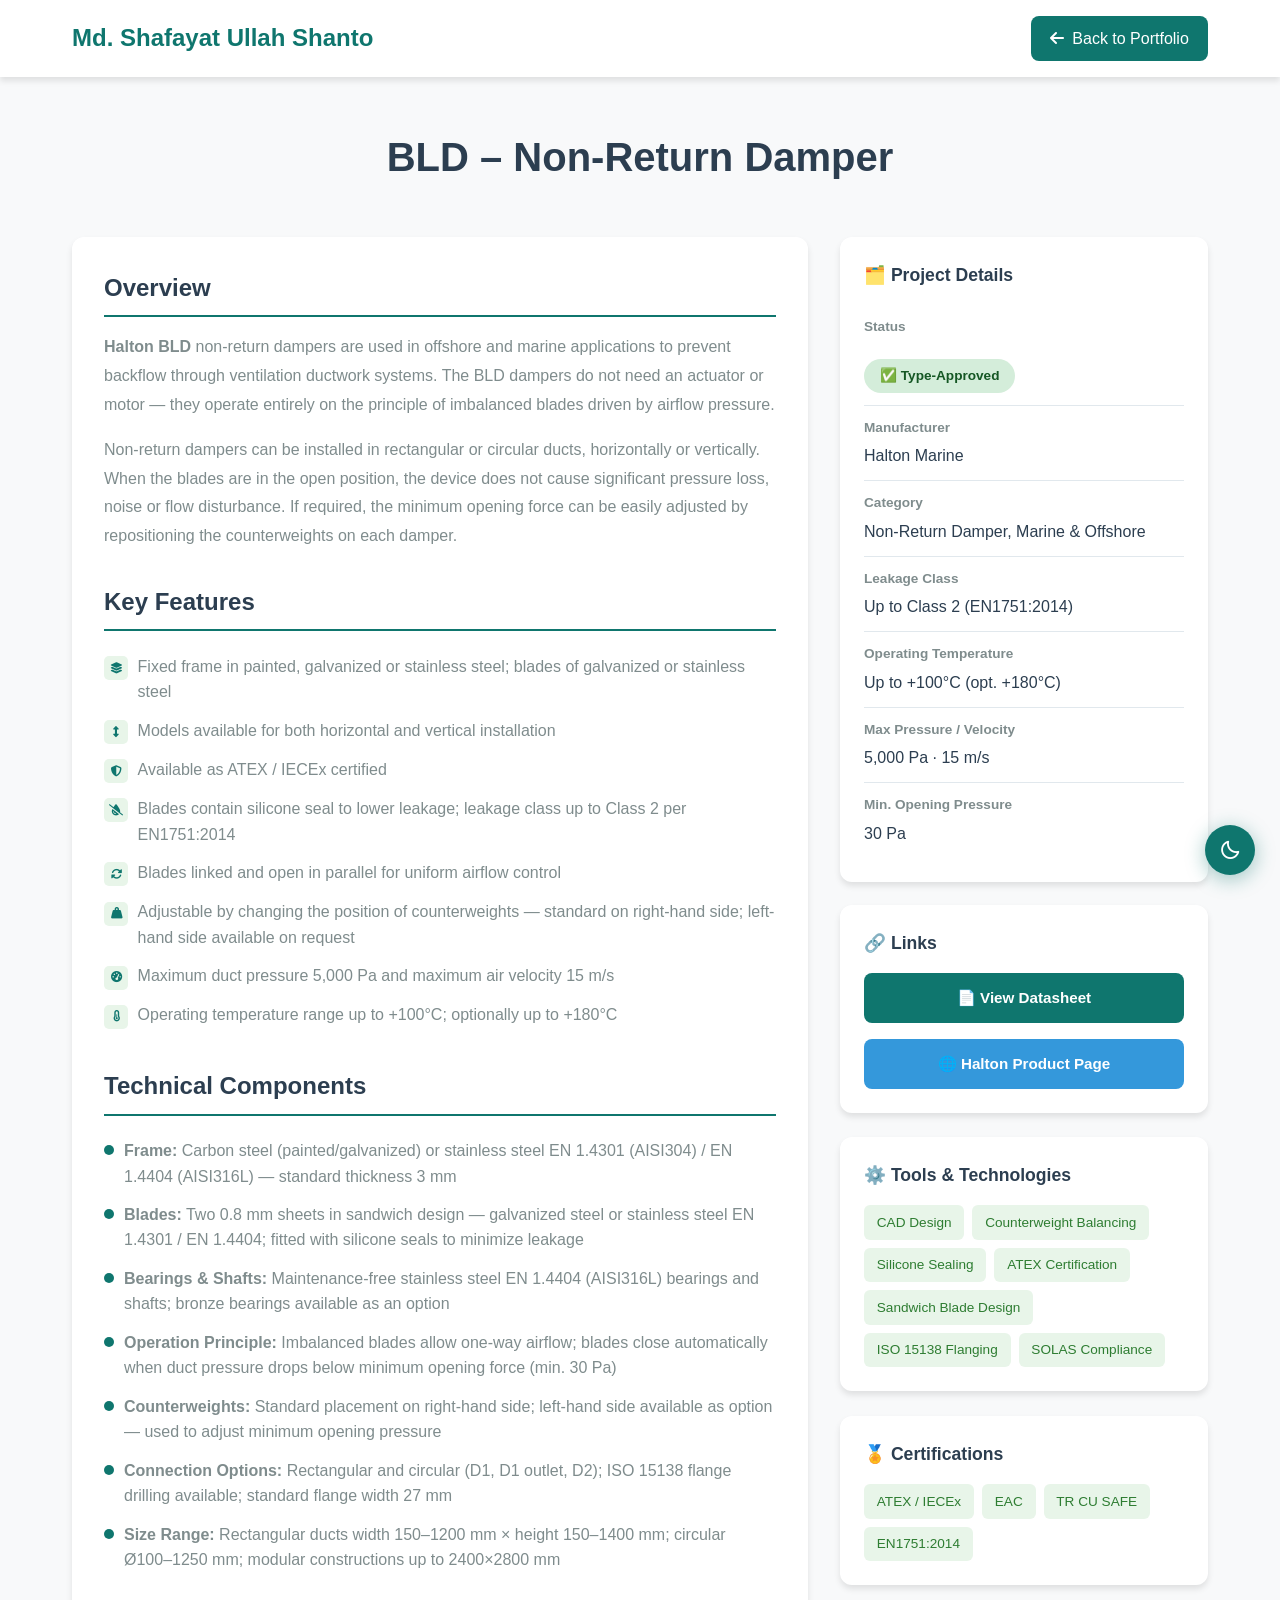
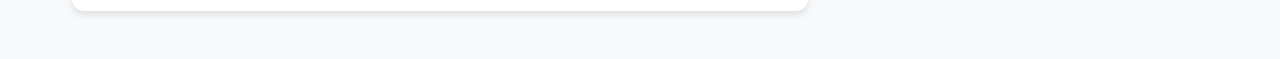
<file: projects/BLD/BLD.html>
<!DOCTYPE html>
<html lang="en">

<head>
  <meta charset="UTF-8">
  <link rel="icon" type="image/png" href="../../website_images/msus.png">
  <meta charset="utf-8">
  <meta content="width=device-width, initial-scale=1.0" name="viewport">
  <meta name="description" content="Damper - HVAC System Project">
  <title>Projects</title>

  <!-- Font Awesome -->
  <link rel="stylesheet" href="https://cdnjs.cloudflare.com/ajax/libs/font-awesome/6.4.0/css/all.min.css">
  <link rel="stylesheet" href="https://cdn.jsdelivr.net/npm/boxicons@2.1.4/css/boxicons.min.css">
  <!-- Project Dark Mode CSS -->
  <link rel="stylesheet" href="../../assets/css/project-dark.css">
  <style>
    * {
      margin: 0;
      padding: 0;
      box-sizing: border-box;
    }

    :root {
      --primary-color: #0F766E;
      --secondary-color: #27ae60;
      --dark-bg: #0a0e27;
      --card-bg: #ffffff;
      --text-primary: #2c3e50;
      --text-secondary: #7f8c8d;
      --border-color: #e1e8ed;
      --shadow: 0 4px 6px rgba(0, 0, 0, 0.1);
      --shadow-hover: 0 8px 15px rgba(0, 0, 0, 0.15);
    }

    body {
      font-family: 'Segoe UI', Tahoma, Geneva, Verdana, sans-serif;
      line-height: 1.6;
      color: var(--text-primary);
      background: #f8f9fa;
    }

    /* Header Navigation */
    .navbar {
      background: var(--card-bg);
      padding: 1rem 0;
      box-shadow: var(--shadow);
      position: sticky;
      top: 0;
      z-index: 100;
    }

    .nav-container {
      max-width: 1200px;
      margin: 0 auto;
      padding: 0 2rem;
      display: flex;
      justify-content: space-between;
      align-items: center;
    }

    .logo {
      font-size: 1.5rem;
      font-weight: bold;
      color: var(--primary-color);
      text-decoration: none;
    }

    .back-btn {
      display: inline-flex;
      align-items: center;
      gap: 0.5rem;
      padding: 0.6rem 1.2rem;
      background: var(--primary-color);
      color: white;
      text-decoration: none;
      border-radius: 8px;
      transition: all 0.3s ease;
      font-weight: 500;
    }

    .back-btn:hover {
      background: var(--secondary-color);
      transform: translateY(-2px);
      box-shadow: var(--shadow-hover);
    }

    /* Main Container */
    .container {
      max-width: 1200px;
      margin: 0 auto;
      padding: 3rem 2rem;
    }

    /* Project Header */
    .project-header {
      text-align: center;
      margin-bottom: 3rem;
    }

    .project-header h1 {
      font-size: 2.5rem;
      color: var(--text-primary);
      margin-bottom: 0.5rem;
    }

    .project-meta {
      display: flex;
      justify-content: center;
      gap: 2rem;
      flex-wrap: wrap;
      color: var(--text-secondary);
      font-size: 0.95rem;
      margin-top: 1rem;
    }

    .meta-item {
      display: flex;
      align-items: center;
      gap: 0.5rem;
    }

    /* Status Badge */
    .status-badge {
      display: inline-block;
      padding: 0.4rem 1rem;
      background: #d4edda;
      color: #155724;
      border-radius: 20px;
      font-size: 0.85rem;
      font-weight: 600;
      margin-top: 1rem;
    }

    /* Content Grid */
    .content-grid {
      display: grid;
      grid-template-columns: 2fr 1fr;
      gap: 2rem;
      margin-top: 2rem;
    }

    /* Main Content */
    .main-content {
      background: var(--card-bg);
      padding: 2rem;
      border-radius: 12px;
      box-shadow: var(--shadow);
    }

    .section {
      margin-bottom: 2rem;
    }

    .section:last-child {
      margin-bottom: 0;
    }

    .section h2 {
      font-size: 1.5rem;
      color: var(--text-primary);
      margin-bottom: 1rem;
      padding-bottom: 0.5rem;
      text-align: justify;
      border-bottom: 2px solid var(--primary-color);
    }

    .section p {
      color: var(--text-secondary);
      line-height: 1.8;
      margin-bottom: 1rem;
    }

    .section ul {
      list-style: none;
      padding-left: 0;
    }

    /* ── Aligned icon & dot with text ── */
    .section ul li {
      padding: 0.4rem 0;
      color: var(--text-secondary);
      display: flex;
      align-items: flex-start;
      gap: 0.6rem;
    }

    .section ul li:before {
      content: none;
    }

    .section ul li .li-icon {
      width: 1.5rem;
      height: 1.5rem;
      min-width: 1.5rem;
      background: #e8f5e9;
      border-radius: 5px;
      display: flex;
      align-items: center;
      justify-content: center;
      font-size: 0.7rem;
      line-height: 1;
      color: #0F766E;
      flex-shrink: 0;
      margin-top: 0.15rem;
    }

    .section ul li .li-dot {
      width: 0.65rem;
      height: 0.65rem;
      min-width: 0.65rem;
      background: #0F766E;
      border-radius: 50%;
      flex-shrink: 0;
      margin-top: 0.45rem;
    }

    /* Sidebar */
    .sidebar {
      display: flex;
      flex-direction: column;
      gap: 1.5rem;
    }

    .info-card {
      background: var(--card-bg);
      padding: 1.5rem;
      border-radius: 12px;
      box-shadow: var(--shadow);
    }

    .info-card h3 {
      font-size: 1.1rem;
      color: var(--text-primary);
      margin-bottom: 1rem;
      text-align: justify;
      display: flex;
      align-items: center;
      gap: 0.5rem;
    }

    .info-item {
      padding: 0.7rem 0;
      border-bottom: 1px solid var(--border-color);
    }

    .info-item:last-child {
      border-bottom: none;
    }

    .info-label {
      font-size: 0.85rem;
      color: var(--text-secondary);
      display: block;
      margin-bottom: 0.3rem;
    }

    .info-value {
      color: var(--text-primary);
      font-weight: 500;
    }

    /* Tech Stack Tags */
    .tech-tags {
      display: flex;
      flex-wrap: wrap;
      gap: 0.5rem;
      margin-top: 0.5rem;
    }

    .tech-tag {
      background: #e8f5e9;
      color: #2e7d32;
      padding: 0.4rem 0.8rem;
      border-radius: 6px;
      font-size: 0.85rem;
      font-weight: 500;
    }

    /* Action Buttons */
    .action-buttons {
      display: flex;
      gap: 1rem;
      margin-top: 1rem;
    }

    .btn {
      flex: 1;
      padding: 0.8rem;
      border: none;
      border-radius: 8px;
      font-size: 0.95rem;
      font-weight: 600;
      cursor: pointer;
      transition: all 0.3s ease;
      text-align: center;
      text-decoration: none;
      display: inline-block;
    }

    .btn-primary {
      background: var(--primary-color);
      color: white;
    }

    .btn-primary:hover {
      background: var(--secondary-color);
      transform: translateY(-2px);
      box-shadow: var(--shadow-hover);
    }

    .btn-secondary {
      background: #3498db;
      color: white;
    }

    .btn-secondary:hover {
      background: #2980b9;
      transform: translateY(-2px);
    }

    /* Responsive Design */
    @media (max-width: 968px) {
      .content-grid {
        grid-template-columns: 1fr;
      }

      .project-header h1 {
        font-size: 2rem;
      }

      .container {
        padding: 2rem 1rem;
      }
    }
  </style>
</head>

<body>
  <!-- Navigation -->
  <nav class="navbar">
    <div class="nav-container">
      <a href="../../index.html" class="logo">Md. Shafayat Ullah Shanto</a>
      <a href="../../index.html" class="back-btn">
        <i class="fas fa-arrow-left"></i> Back to Portfolio
      </a>
    </div>
  </nav>

  <!-- Main Container -->
  <div class="container">
    <!-- Project Header -->
    <div class="project-header">
      <h1>BLD – Non-Return Damper</h1>
    </div>

    <!-- Content Grid -->
    <div class="content-grid">
      <!-- Main Content -->
      <div class="main-content">

        <!-- Overview Section -->
        <div class="section">
          <h2>Overview</h2>
          <p>
            <strong>Halton BLD</strong> non-return dampers are used in offshore and marine applications to prevent backflow through ventilation ductwork systems. The BLD dampers do not need an actuator or motor — they operate entirely on the principle of imbalanced blades driven by airflow pressure.
          </p>
          <p>
            Non-return dampers can be installed in rectangular or circular ducts, horizontally or vertically. When the blades are in the open position, the device does not cause significant pressure loss, noise or flow disturbance. If required, the minimum opening force can be easily adjusted by repositioning the counterweights on each damper.
          </p>
        </div>

        <!-- Key Features Section -->
        <div class="section">
          <h2>Key Features</h2>
          <ul>
            <li><span class="li-icon"><i class="fas fa-layer-group"></i></span>Fixed frame in painted, galvanized or stainless steel; blades of galvanized or stainless steel</li>
            <li><span class="li-icon"><i class="fas fa-arrows-alt-v"></i></span>Models available for both horizontal and vertical installation</li>
            <li><span class="li-icon"><i class="fas fa-shield-alt"></i></span>Available as ATEX / IECEx certified</li>
            <li><span class="li-icon"><i class="fas fa-tint-slash"></i></span>Blades contain silicone seal to lower leakage; leakage class up to Class 2 per EN1751:2014</li>
            <li><span class="li-icon"><i class="fas fa-sync-alt"></i></span>Blades linked and open in parallel for uniform airflow control</li>
            <li><span class="li-icon"><i class="fas fa-weight-hanging"></i></span>Adjustable by changing the position of counterweights — standard on right-hand side; left-hand side available on request</li>
            <li><span class="li-icon"><i class="fas fa-tachometer-alt"></i></span>Maximum duct pressure 5,000 Pa and maximum air velocity 15 m/s</li>
            <li><span class="li-icon"><i class="fas fa-thermometer-half"></i></span>Operating temperature range up to +100°C; optionally up to +180°C</li>
          </ul>
        </div>

        <!-- Technical Components Section -->
        <div class="section">
          <h2>Technical Components</h2>
          <ul>
            <li><span class="li-dot"></span><span><strong>Frame:</strong> Carbon steel (painted/galvanized) or stainless steel EN 1.4301 (AISI304) / EN 1.4404 (AISI316L) — standard thickness 3 mm</span></li>
            <li><span class="li-dot"></span><span><strong>Blades:</strong> Two 0.8 mm sheets in sandwich design — galvanized steel or stainless steel EN 1.4301 / EN 1.4404; fitted with silicone seals to minimize leakage</span></li>
            <li><span class="li-dot"></span><span><strong>Bearings &amp; Shafts:</strong> Maintenance-free stainless steel EN 1.4404 (AISI316L) bearings and shafts; bronze bearings available as an option</span></li>
            <li><span class="li-dot"></span><span><strong>Operation Principle:</strong> Imbalanced blades allow one-way airflow; blades close automatically when duct pressure drops below minimum opening force (min. 30 Pa)</span></li>
            <li><span class="li-dot"></span><span><strong>Counterweights:</strong> Standard placement on right-hand side; left-hand side available as option — used to adjust minimum opening pressure</span></li>
            <li><span class="li-dot"></span><span><strong>Connection Options:</strong> Rectangular and circular (D1, D1 outlet, D2); ISO 15138 flange drilling available; standard flange width 27 mm</span></li>
            <li><span class="li-dot"></span><span><strong>Size Range:</strong> Rectangular ducts width 150–1200 mm × height 150–1400 mm; circular Ø100–1250 mm; modular constructions up to 2400×2800 mm</span></li>
          </ul>
        </div>

      </div>

      <!-- Sidebar -->
      <div class="sidebar">

        <!-- Project Details -->
        <div class="info-card">
          <h3>🗂️ Project Details</h3>
          <div class="info-item">
            <span class="info-label"><strong>Status</strong></span>
            <span class="status-badge" style="background: #d4edda; color: #155724;">
              ✅ Type-Approved
            </span>
          </div>
          <div class="info-item">
            <span class="info-label"><strong>Manufacturer</strong></span>
            <span class="info-value">Halton Marine</span>
          </div>
          <div class="info-item">
            <span class="info-label"><strong>Category</strong></span>
            <span class="info-value">Non-Return Damper, Marine &amp; Offshore</span>
          </div>
          <div class="info-item">
            <span class="info-label"><strong>Leakage Class</strong></span>
            <span class="info-value">Up to Class 2 (EN1751:2014)</span>
          </div>
          <div class="info-item">
            <span class="info-label"><strong>Operating Temperature</strong></span>
            <span class="info-value">Up to +100°C (opt. +180°C)</span>
          </div>
          <div class="info-item">
            <span class="info-label"><strong>Max Pressure / Velocity</strong></span>
            <span class="info-value">5,000 Pa · 15 m/s</span>
          </div>
          <div class="info-item">
            <span class="info-label"><strong>Min. Opening Pressure</strong></span>
            <span class="info-value">30 Pa</span>
          </div>
        </div>

        <!-- Links -->
        <div class="info-card">
          <h3>🔗 Links</h3>
          <div class="action-buttons">
            <a href="https://www.halton.com/app/uploads/2020/08/Halton-BLD-datasheet-2026.pdf" class="btn btn-primary" target="_blank">
              📄 View Datasheet
            </a>
          </div>
          <div class="action-buttons">
            <a href="https://www.halton.com/products/bld-non-return-damper/" class="btn btn-secondary" target="_blank">
              🌐 Halton Product Page
            </a>
          </div>
        </div>

        <!-- Tools & Technologies -->
        <div class="info-card">
          <h3>⚙️ Tools &amp; Technologies</h3>
          <div class="tech-tags">
            <span class="tech-tag">CAD Design</span>
            <span class="tech-tag">Counterweight Balancing</span>
            <span class="tech-tag">Silicone Sealing</span>
            <span class="tech-tag">ATEX Certification</span>
            <span class="tech-tag">Sandwich Blade Design</span>
            <span class="tech-tag">ISO 15138 Flanging</span>
            <span class="tech-tag">SOLAS Compliance</span>
          </div>
        </div>

        <!-- Certifications -->
        <div class="info-card">
          <h3>🏅 Certifications</h3>
          <div class="tech-tags">
            <span class="tech-tag">ATEX / IECEx</span>
            <span class="tech-tag">EAC</span>
            <span class="tech-tag">TR CU SAFE</span>
            <span class="tech-tag">EN1751:2014</span>
          </div>
        </div>

      </div>
    </div>
  </div>

  <!-- Dark Mode Toggle Button -->
  <button class="dark-mode-btn" id="darkModeToggle" title="Toggle Dark Mode" aria-label="Toggle dark mode">
    <i id="darkModeIcon" class="bx bx-moon"></i>
  </button>

  <script>
    var btn = document.getElementById("darkModeToggle");
    var icon = document.getElementById("darkModeIcon");
    var html = document.documentElement;
    var saved = localStorage.getItem("theme") || "light";
    html.setAttribute("data-theme", saved);
    updateIcon(saved);
    btn.addEventListener("click", function () {
      var current = html.getAttribute("data-theme");
      var next = current === "dark" ? "light" : "dark";
      html.setAttribute("data-theme", next);
      localStorage.setItem("theme", next);
      updateIcon(next);
    });
    function updateIcon(theme) {
      icon.className = theme === "dark" ? "bx bx-sun" : "bx bx-moon";
    }
  </script>

</body>

</html>
</file>
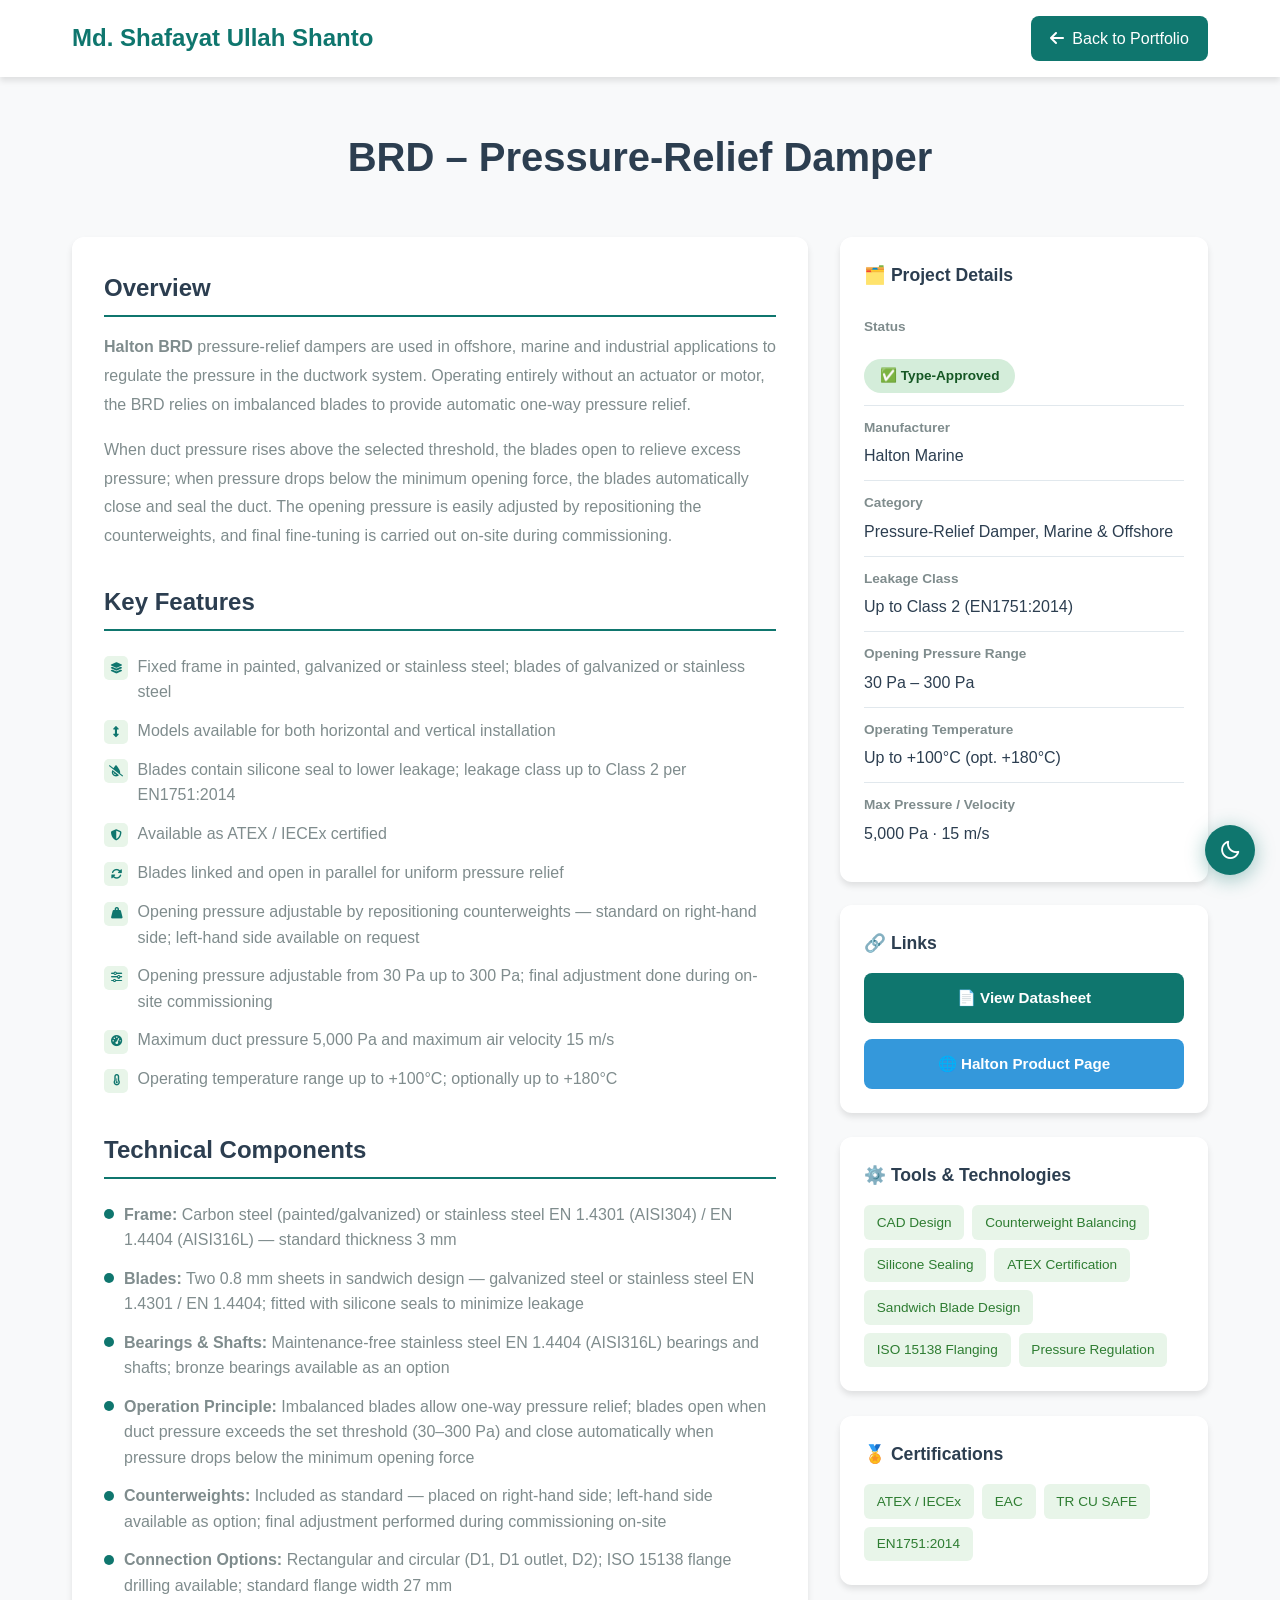
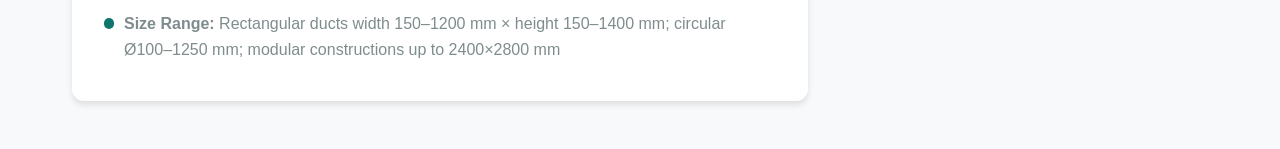
<file: projects/BRD/BRD.html>
<!DOCTYPE html>
<html lang="en">

<head>
  <meta charset="UTF-8">
  <link rel="icon" type="image/png" href="../../website_images/msus.png">
  <link href="../../assets/img/apple-touch-icon.png" rel="apple-touch-icon">
  <meta name="viewport" content="width=device-width, initial-scale=1.0">
  <meta name="description" content="Damper - HVAC System Project">
  <title>Projects</title>

  <!-- Font Awesome -->
  <link rel="stylesheet" href="https://cdnjs.cloudflare.com/ajax/libs/font-awesome/6.4.0/css/all.min.css">
  <link rel="stylesheet" href="https://cdn.jsdelivr.net/npm/boxicons@2.1.4/css/boxicons.min.css">
  <!-- Project Dark Mode CSS -->
  <link rel="stylesheet" href="../../assets/css/project-dark.css">

  <style>
    * {
      margin: 0;
      padding: 0;
      box-sizing: border-box;
    }

    :root {
      --primary-color: #0F766E;
      --secondary-color: #27ae60;
      --dark-bg: #0a0e27;
      --card-bg: #ffffff;
      --text-primary: #2c3e50;
      --text-secondary: #7f8c8d;
      --border-color: #e1e8ed;
      --shadow: 0 4px 6px rgba(0, 0, 0, 0.1);
      --shadow-hover: 0 8px 15px rgba(0, 0, 0, 0.15);
    }

    body {
      font-family: 'Segoe UI', Tahoma, Geneva, Verdana, sans-serif;
      line-height: 1.6;
      color: var(--text-primary);
      background: #f8f9fa;
    }

    /* Header Navigation */
    .navbar {
      background: var(--card-bg);
      padding: 1rem 0;
      box-shadow: var(--shadow);
      position: sticky;
      top: 0;
      z-index: 100;
    }

    .nav-container {
      max-width: 1200px;
      margin: 0 auto;
      padding: 0 2rem;
      display: flex;
      justify-content: space-between;
      align-items: center;
    }

    .logo {
      font-size: 1.5rem;
      font-weight: bold;
      color: var(--primary-color);
      text-decoration: none;
    }

    .back-btn {
      display: inline-flex;
      align-items: center;
      gap: 0.5rem;
      padding: 0.6rem 1.2rem;
      background: var(--primary-color);
      color: white;
      text-decoration: none;
      border-radius: 8px;
      transition: all 0.3s ease;
      font-weight: 500;
    }

    .back-btn:hover {
      background: var(--secondary-color);
      transform: translateY(-2px);
      box-shadow: var(--shadow-hover);
    }

    /* Main Container */
    .container {
      max-width: 1200px;
      margin: 0 auto;
      padding: 3rem 2rem;
    }

    /* Project Header */
    .project-header {
      text-align: center;
      margin-bottom: 3rem;
    }

    .project-header h1 {
      font-size: 2.5rem;
      color: var(--text-primary);
      margin-bottom: 0.5rem;
    }

    .project-meta {
      display: flex;
      justify-content: center;
      gap: 2rem;
      flex-wrap: wrap;
      color: var(--text-secondary);
      font-size: 0.95rem;
      margin-top: 1rem;
    }

    .meta-item {
      display: flex;
      align-items: center;
      gap: 0.5rem;
    }

    /* Status Badge */
    .status-badge {
      display: inline-block;
      padding: 0.4rem 1rem;
      background: #d4edda;
      color: #155724;
      border-radius: 20px;
      font-size: 0.85rem;
      font-weight: 600;
      margin-top: 1rem;
    }

    /* Content Grid */
    .content-grid {
      display: grid;
      grid-template-columns: 2fr 1fr;
      gap: 2rem;
      margin-top: 2rem;
    }

    /* Main Content */
    .main-content {
      background: var(--card-bg);
      padding: 2rem;
      border-radius: 12px;
      box-shadow: var(--shadow);
    }

    .section {
      margin-bottom: 2rem;
    }

    .section:last-child {
      margin-bottom: 0;
    }

    .section h2 {
      font-size: 1.5rem;
      color: var(--text-primary);
      margin-bottom: 1rem;
      padding-bottom: 0.5rem;
      text-align: justify;
      border-bottom: 2px solid var(--primary-color);
    }

    .section p {
      color: var(--text-secondary);
      line-height: 1.8;
      margin-bottom: 1rem;
    }

    .section ul {
      list-style: none;
      padding-left: 0;
    }

    /* ── Aligned icon & dot with text ── */
    .section ul li {
      padding: 0.4rem 0;
      color: var(--text-secondary);
      display: flex;
      align-items: flex-start;
      gap: 0.6rem;
    }

    .section ul li:before {
      content: none;
    }

    .section ul li .li-icon {
      width: 1.5rem;
      height: 1.5rem;
      min-width: 1.5rem;
      background: #e8f5e9;
      border-radius: 5px;
      display: flex;
      align-items: center;
      justify-content: center;
      font-size: 0.7rem;
      line-height: 1;
      color: #0F766E;
      flex-shrink: 0;
      margin-top: 0.15rem;
    }

    .section ul li .li-dot {
      width: 0.65rem;
      height: 0.65rem;
      min-width: 0.65rem;
      background: #0F766E;
      border-radius: 50%;
      flex-shrink: 0;
      margin-top: 0.45rem;
    }

    /* Sidebar */
    .sidebar {
      display: flex;
      flex-direction: column;
      gap: 1.5rem;
    }

    .info-card {
      background: var(--card-bg);
      padding: 1.5rem;
      border-radius: 12px;
      box-shadow: var(--shadow);
    }

    .info-card h3 {
      font-size: 1.1rem;
      color: var(--text-primary);
      margin-bottom: 1rem;
      text-align: justify;
      display: flex;
      align-items: center;
      gap: 0.5rem;
    }

    .info-item {
      padding: 0.7rem 0;
      border-bottom: 1px solid var(--border-color);
    }

    .info-item:last-child {
      border-bottom: none;
    }

    .info-label {
      font-size: 0.85rem;
      color: var(--text-secondary);
      display: block;
      margin-bottom: 0.3rem;
    }

    .info-value {
      color: var(--text-primary);
      font-weight: 500;
    }

    /* Tech Stack Tags */
    .tech-tags {
      display: flex;
      flex-wrap: wrap;
      gap: 0.5rem;
      margin-top: 0.5rem;
    }

    .tech-tag {
      background: #e8f5e9;
      color: #2e7d32;
      padding: 0.4rem 0.8rem;
      border-radius: 6px;
      font-size: 0.85rem;
      font-weight: 500;
    }

    /* Action Buttons */
    .action-buttons {
      display: flex;
      gap: 1rem;
      margin-top: 1rem;
    }

    .btn {
      flex: 1;
      padding: 0.8rem;
      border: none;
      border-radius: 8px;
      font-size: 0.95rem;
      font-weight: 600;
      cursor: pointer;
      transition: all 0.3s ease;
      text-align: center;
      text-decoration: none;
      display: inline-block;
    }

    .btn-primary {
      background: var(--primary-color);
      color: white;
    }

    .btn-primary:hover {
      background: var(--secondary-color);
      transform: translateY(-2px);
      box-shadow: var(--shadow-hover);
    }

    .btn-secondary {
      background: #3498db;
      color: white;
    }

    .btn-secondary:hover {
      background: #2980b9;
      transform: translateY(-2px);
    }

    /* Responsive Design */
    @media (max-width: 968px) {
      .content-grid {
        grid-template-columns: 1fr;
      }

      .project-header h1 {
        font-size: 2rem;
      }

      .container {
        padding: 2rem 1rem;
      }
    }
  </style>
</head>

<body>
  <!-- Navigation -->
  <nav class="navbar">
    <div class="nav-container">
      <a href="../../index.html" class="logo">Md. Shafayat Ullah Shanto</a>
      <a href="../../index.html" class="back-btn">
        <i class="fas fa-arrow-left"></i> Back to Portfolio
      </a>
    </div>
  </nav>

  <!-- Main Container -->
  <div class="container">
    <!-- Project Header -->
    <div class="project-header">
      <h1>BRD – Pressure-Relief Damper</h1>
    </div>

    <!-- Content Grid -->
    <div class="content-grid">
      <!-- Main Content -->
      <div class="main-content">

        <!-- Overview Section -->
        <div class="section">
          <h2>Overview</h2>
          <p>
            <strong>Halton BRD</strong> pressure-relief dampers are used in offshore, marine and industrial applications to regulate the pressure in the ductwork system. Operating entirely without an actuator or motor, the BRD relies on imbalanced blades to provide automatic one-way pressure relief.
          </p>
          <p>
            When duct pressure rises above the selected threshold, the blades open to relieve excess pressure; when pressure drops below the minimum opening force, the blades automatically close and seal the duct. The opening pressure is easily adjusted by repositioning the counterweights, and final fine-tuning is carried out on-site during commissioning.
          </p>
        </div>

        <!-- Key Features Section -->
        <div class="section">
          <h2>Key Features</h2>
          <ul>
            <li><span class="li-icon"><i class="fas fa-layer-group"></i></span>Fixed frame in painted, galvanized or stainless steel; blades of galvanized or stainless steel</li>
            <li><span class="li-icon"><i class="fas fa-arrows-alt-v"></i></span>Models available for both horizontal and vertical installation</li>
            <li><span class="li-icon"><i class="fas fa-tint-slash"></i></span>Blades contain silicone seal to lower leakage; leakage class up to Class 2 per EN1751:2014</li>
            <li><span class="li-icon"><i class="fas fa-shield-alt"></i></span>Available as ATEX / IECEx certified</li>
            <li><span class="li-icon"><i class="fas fa-sync-alt"></i></span>Blades linked and open in parallel for uniform pressure relief</li>
            <li><span class="li-icon"><i class="fas fa-weight-hanging"></i></span>Opening pressure adjustable by repositioning counterweights — standard on right-hand side; left-hand side available on request</li>
            <li><span class="li-icon"><i class="fas fa-sliders-h"></i></span>Opening pressure adjustable from 30 Pa up to 300 Pa; final adjustment done during on-site commissioning</li>
            <li><span class="li-icon"><i class="fas fa-tachometer-alt"></i></span>Maximum duct pressure 5,000 Pa and maximum air velocity 15 m/s</li>
            <li><span class="li-icon"><i class="fas fa-thermometer-half"></i></span>Operating temperature range up to +100°C; optionally up to +180°C</li>
          </ul>
        </div>

        <!-- Technical Components Section -->
        <div class="section">
          <h2>Technical Components</h2>
          <ul>
            <li><span class="li-dot"></span><span><strong>Frame:</strong> Carbon steel (painted/galvanized) or stainless steel EN 1.4301 (AISI304) / EN 1.4404 (AISI316L) — standard thickness 3 mm</span></li>
            <li><span class="li-dot"></span><span><strong>Blades:</strong> Two 0.8 mm sheets in sandwich design — galvanized steel or stainless steel EN 1.4301 / EN 1.4404; fitted with silicone seals to minimize leakage</span></li>
            <li><span class="li-dot"></span><span><strong>Bearings &amp; Shafts:</strong> Maintenance-free stainless steel EN 1.4404 (AISI316L) bearings and shafts; bronze bearings available as an option</span></li>
            <li><span class="li-dot"></span><span><strong>Operation Principle:</strong> Imbalanced blades allow one-way pressure relief; blades open when duct pressure exceeds the set threshold (30–300 Pa) and close automatically when pressure drops below the minimum opening force</span></li>
            <li><span class="li-dot"></span><span><strong>Counterweights:</strong> Included as standard — placed on right-hand side; left-hand side available as option; final adjustment performed during commissioning on-site</span></li>
            <li><span class="li-dot"></span><span><strong>Connection Options:</strong> Rectangular and circular (D1, D1 outlet, D2); ISO 15138 flange drilling available; standard flange width 27 mm</span></li>
            <li><span class="li-dot"></span><span><strong>Size Range:</strong> Rectangular ducts width 150–1200 mm × height 150–1400 mm; circular Ø100–1250 mm; modular constructions up to 2400×2800 mm</span></li>
          </ul>
        </div>

      </div>

      <!-- Sidebar -->
      <div class="sidebar">

        <!-- Project Details -->
        <div class="info-card">
          <h3>🗂️ Project Details</h3>
          <div class="info-item">
            <span class="info-label"><strong>Status</strong></span>
            <span class="status-badge" style="background: #d4edda; color: #155724;">
              ✅ Type-Approved
            </span>
          </div>
          <div class="info-item">
            <span class="info-label"><strong>Manufacturer</strong></span>
            <span class="info-value">Halton Marine</span>
          </div>
          <div class="info-item">
            <span class="info-label"><strong>Category</strong></span>
            <span class="info-value">Pressure-Relief Damper, Marine &amp; Offshore</span>
          </div>
          <div class="info-item">
            <span class="info-label"><strong>Leakage Class</strong></span>
            <span class="info-value">Up to Class 2 (EN1751:2014)</span>
          </div>
          <div class="info-item">
            <span class="info-label"><strong>Opening Pressure Range</strong></span>
            <span class="info-value">30 Pa – 300 Pa</span>
          </div>
          <div class="info-item">
            <span class="info-label"><strong>Operating Temperature</strong></span>
            <span class="info-value">Up to +100°C (opt. +180°C)</span>
          </div>
          <div class="info-item">
            <span class="info-label"><strong>Max Pressure / Velocity</strong></span>
            <span class="info-value">5,000 Pa · 15 m/s</span>
          </div>
        </div>

        <!-- Links -->
        <div class="info-card">
          <h3>🔗 Links</h3>
          <div class="action-buttons">
            <a href="https://www.halton.com/app/uploads/2020/08/Halton-BRD-datasheet-2026.pdf" class="btn btn-primary" target="_blank">
              📄 View Datasheet
            </a>
          </div>
          <div class="action-buttons">
            <a href="https://www.halton.com/products/brd-pressure-relief-damper/" class="btn btn-secondary" target="_blank">
              🌐 Halton Product Page
            </a>
          </div>
        </div>

        <!-- Tools & Technologies -->
        <div class="info-card">
          <h3>⚙️ Tools &amp; Technologies</h3>
          <div class="tech-tags">
            <span class="tech-tag">CAD Design</span>
            <span class="tech-tag">Counterweight Balancing</span>
            <span class="tech-tag">Silicone Sealing</span>
            <span class="tech-tag">ATEX Certification</span>
            <span class="tech-tag">Sandwich Blade Design</span>
            <span class="tech-tag">ISO 15138 Flanging</span>
            <span class="tech-tag">Pressure Regulation</span>
          </div>
        </div>

        <!-- Certifications -->
        <div class="info-card">
          <h3>🏅 Certifications</h3>
          <div class="tech-tags">
            <span class="tech-tag">ATEX / IECEx</span>
            <span class="tech-tag">EAC</span>
            <span class="tech-tag">TR CU SAFE</span>
            <span class="tech-tag">EN1751:2014</span>
          </div>
        </div>

      </div>
    </div>
  </div>

  <!-- Dark Mode Toggle Button -->
  <button class="dark-mode-btn" id="darkModeToggle" title="Toggle Dark Mode" aria-label="Toggle dark mode">
    <i id="darkModeIcon" class="bx bx-moon"></i>
  </button>

  <script>
    var btn = document.getElementById("darkModeToggle");
    var icon = document.getElementById("darkModeIcon");
    var html = document.documentElement;
    var saved = localStorage.getItem("theme") || "light";
    html.setAttribute("data-theme", saved);
    updateIcon(saved);
    btn.addEventListener("click", function () {
      var current = html.getAttribute("data-theme");
      var next = current === "dark" ? "light" : "dark";
      html.setAttribute("data-theme", next);
      localStorage.setItem("theme", next);
      updateIcon(next);
    });
    function updateIcon(theme) {
      icon.className = theme === "dark" ? "bx bx-sun" : "bx bx-moon";
    }
  </script>

</body>

</html>
</file>
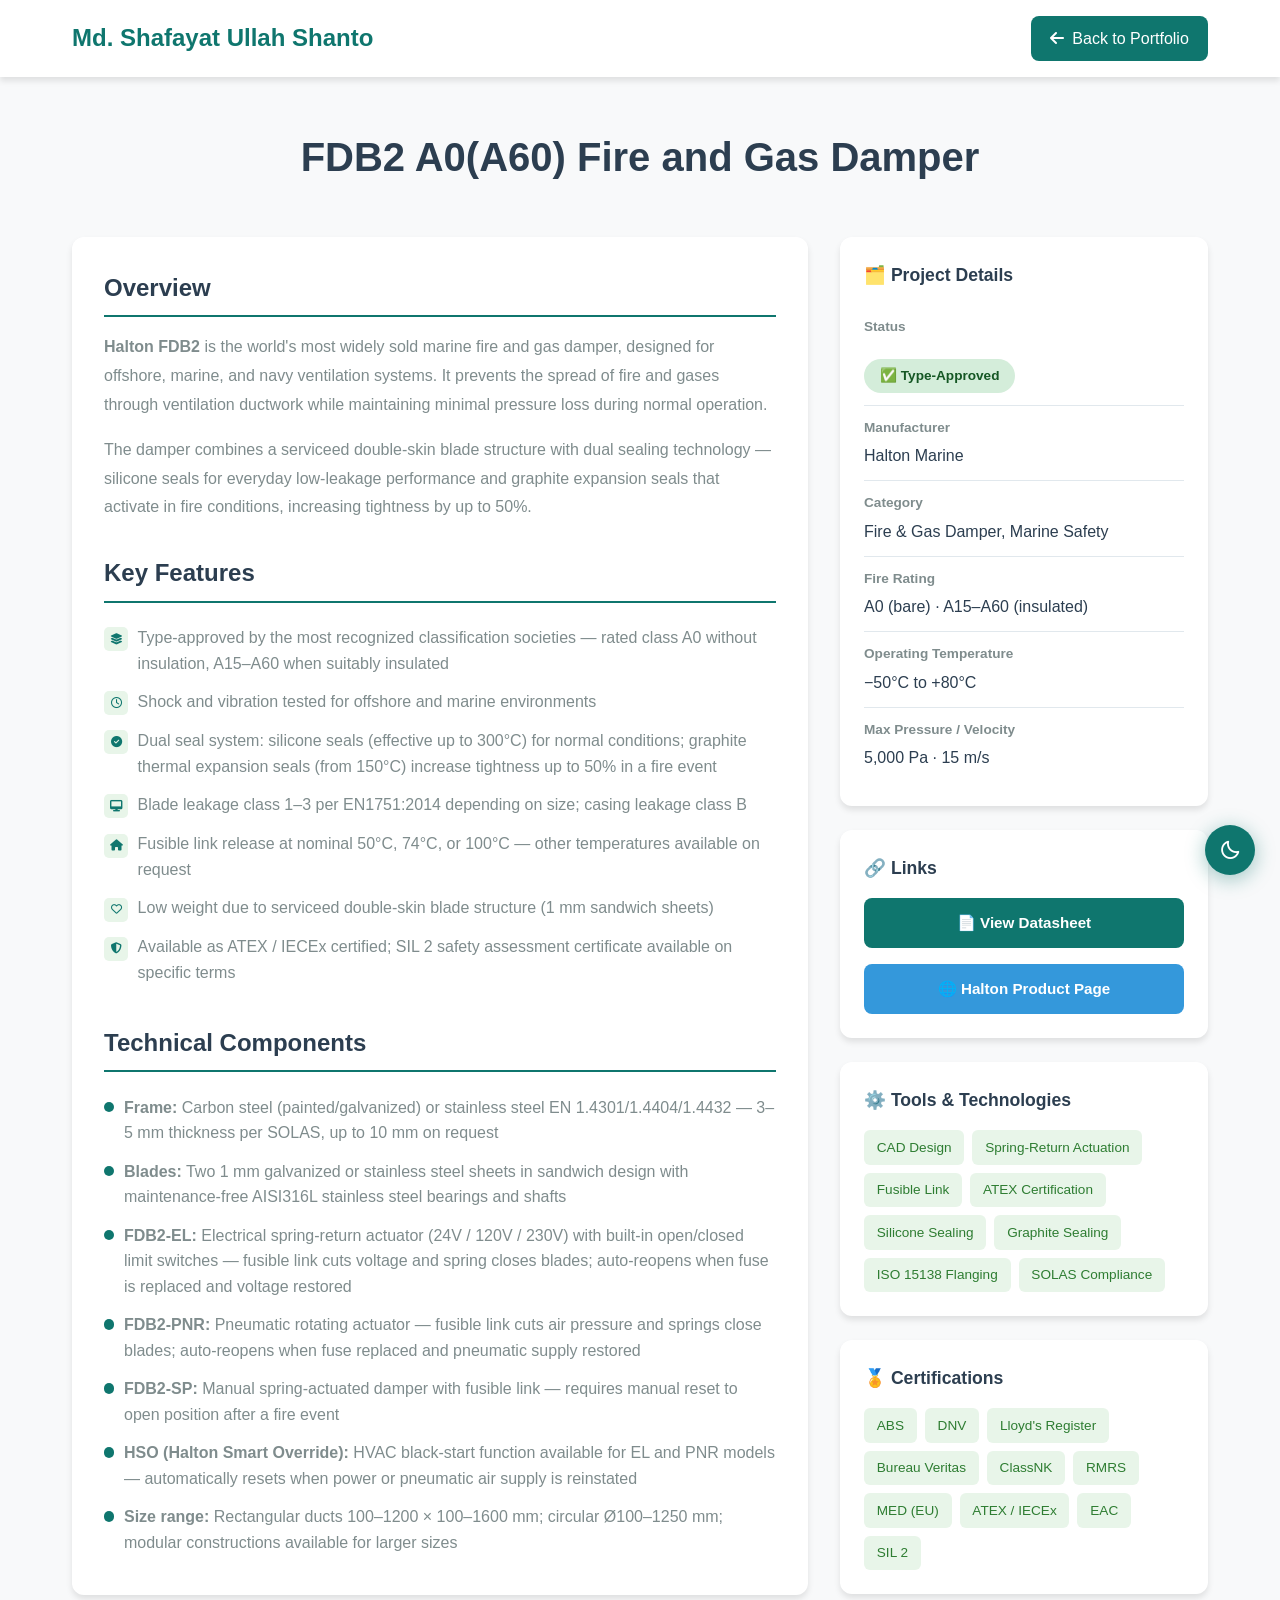
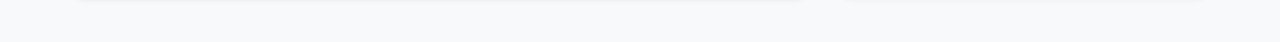
<file: projects/FDB2/FDB2.html>
<!DOCTYPE html>
<html lang="en">

<head>
  <meta charset="UTF-8">
  <link rel="icon" type="image/png" href="../../website_images/msus.png">
  <link href="../../assets/img/apple-touch-icon.png" rel="apple-touch-icon">
  <meta name="viewport" content="width=device-width, initial-scale=1.0">
  <meta name="description" content="Damper - HVAC System Project">
  <title>Projects</title>

  <!-- Font Awesome -->
  <link rel="stylesheet" href="https://cdnjs.cloudflare.com/ajax/libs/font-awesome/6.4.0/css/all.min.css">
  <link rel="stylesheet" href="https://cdn.jsdelivr.net/npm/boxicons@2.1.4/css/boxicons.min.css">
  <!-- Project Dark Mode CSS -->
  <link rel="stylesheet" href="../../assets/css/project-dark.css">

  <style>
    * {
      margin: 0;
      padding: 0;
      box-sizing: border-box;
    }

    :root {
      --primary-color: #0F766E;
      --secondary-color: #27ae60;
      --dark-bg: #0a0e27;
      --card-bg: #ffffff;
      --text-primary: #2c3e50;
      --text-secondary: #7f8c8d;
      --border-color: #e1e8ed;
      --shadow: 0 4px 6px rgba(0, 0, 0, 0.1);
      --shadow-hover: 0 8px 15px rgba(0, 0, 0, 0.15);
    }

    body {
      font-family: 'Segoe UI', Tahoma, Geneva, Verdana, sans-serif;
      line-height: 1.6;
      color: var(--text-primary);
      background: #f8f9fa;
    }

    /* Header Navigation */
    .navbar {
      background: var(--card-bg);
      padding: 1rem 0;
      box-shadow: var(--shadow);
      position: sticky;
      top: 0;
      z-index: 100;
    }

    .nav-container {
      max-width: 1200px;
      margin: 0 auto;
      padding: 0 2rem;
      display: flex;
      justify-content: space-between;
      align-items: center;
    }

    .logo {
      font-size: 1.5rem;
      font-weight: bold;
      color: var(--primary-color);
      text-decoration: none;
    }

    .back-btn {
      display: inline-flex;
      align-items: center;
      gap: 0.5rem;
      padding: 0.6rem 1.2rem;
      background: var(--primary-color);
      color: white;
      text-decoration: none;
      border-radius: 8px;
      transition: all 0.3s ease;
      font-weight: 500;
    }

    .back-btn:hover {
      background: var(--secondary-color);
      transform: translateY(-2px);
      box-shadow: var(--shadow-hover);
    }

    /* Main Container */
    .container {
      max-width: 1200px;
      margin: 0 auto;
      padding: 3rem 2rem;
    }

    /* Project Header */
    .project-header {
      text-align: center;
      margin-bottom: 3rem;
    }

    .project-header h1 {
      font-size: 2.5rem;
      color: var(--text-primary);
      margin-bottom: 0.5rem;
    }

    .project-meta {
      display: flex;
      justify-content: center;
      gap: 2rem;
      flex-wrap: wrap;
      color: var(--text-secondary);
      font-size: 0.95rem;
      margin-top: 1rem;
    }

    .meta-item {
      display: flex;
      align-items: center;
      gap: 0.5rem;
    }

    /* Status Badge */
    .status-badge {
      display: inline-block;
      padding: 0.4rem 1rem;
      background: #d4edda;
      color: #155724;
      border-radius: 20px;
      font-size: 0.85rem;
      font-weight: 600;
      margin-top: 1rem;
    }

    /* Content Grid */
    .content-grid {
      display: grid;
      grid-template-columns: 2fr 1fr;
      gap: 2rem;
      margin-top: 2rem;
    }

    /* Main Content */
    .main-content {
      background: var(--card-bg);
      padding: 2rem;
      border-radius: 12px;
      box-shadow: var(--shadow);
    }

    .section {
      margin-bottom: 2rem;
    }

    .section:last-child {
      margin-bottom: 0;
    }

    .section h2 {
      font-size: 1.5rem;
      color: var(--text-primary);
      margin-bottom: 1rem;
      padding-bottom: 0.5rem;
      text-align: justify;
      border-bottom: 2px solid var(--primary-color);
    }

    .section p {
      color: var(--text-secondary);
      line-height: 1.8;
      margin-bottom: 1rem;
    }

    .section ul {
      list-style: none;
      padding-left: 0;
    }

    /* ── FIXED: icon & dot aligned with text ── */
    .section ul li {
      padding: 0.4rem 0;
      color: var(--text-secondary);
      display: flex;
      align-items: flex-start;
      gap: 0.6rem;
    }

    .section ul li:before {
      content: none;
    }

    .section ul li .li-icon {
      width: 1.5rem;
      height: 1.5rem;
      min-width: 1.5rem;
      background: #e8f5e9;
      border-radius: 5px;
      display: flex;
      align-items: center;
      justify-content: center;
      font-size: 0.7rem;
      line-height: 1;
      color: #0F766E;
      flex-shrink: 0;
      margin-top: 0.15rem;
    }

    .section ul li .li-dot {
      width: 0.65rem;
      height: 0.65rem;
      min-width: 0.65rem;
      background: #0F766E;
      border-radius: 50%;
      flex-shrink: 0;
      margin-top: 0.45rem;
    }

    /* Sidebar */
    .sidebar {
      display: flex;
      flex-direction: column;
      gap: 1.5rem;
    }

    .info-card {
      background: var(--card-bg);
      padding: 1.5rem;
      border-radius: 12px;
      box-shadow: var(--shadow);
    }

    .info-card h3 {
      font-size: 1.1rem;
      color: var(--text-primary);
      margin-bottom: 1rem;
      text-align: justify;
      display: flex;
      align-items: center;
      gap: 0.5rem;
    }

    .info-item {
      padding: 0.7rem 0;
      border-bottom: 1px solid var(--border-color);
    }

    .info-item:last-child {
      border-bottom: none;
    }

    .info-label {
      font-size: 0.85rem;
      color: var(--text-secondary);
      display: block;
      margin-bottom: 0.3rem;
    }

    .info-value {
      color: var(--text-primary);
      font-weight: 500;
    }

    /* Tech Stack Tags */
    .tech-tags {
      display: flex;
      flex-wrap: wrap;
      gap: 0.5rem;
      margin-top: 0.5rem;
    }

    .tech-tag {
      background: #e8f5e9;
      color: #2e7d32;
      padding: 0.4rem 0.8rem;
      border-radius: 6px;
      font-size: 0.85rem;
      font-weight: 500;
    }

    /* Action Buttons */
    .action-buttons {
      display: flex;
      gap: 1rem;
      margin-top: 1rem;
    }

    .btn {
      flex: 1;
      padding: 0.8rem;
      border: none;
      border-radius: 8px;
      font-size: 0.95rem;
      font-weight: 600;
      cursor: pointer;
      transition: all 0.3s ease;
      text-align: center;
      text-decoration: none;
      display: inline-block;
    }

    .btn-primary {
      background: var(--primary-color);
      color: white;
    }

    .btn-primary:hover {
      background: var(--secondary-color);
      transform: translateY(-2px);
      box-shadow: var(--shadow-hover);
    }

    .btn-secondary {
      background: #3498db;
      color: white;
    }

    .btn-secondary:hover {
      background: #2980b9;
      transform: translateY(-2px);
    }

    /* Responsive Design */
    @media (max-width: 968px) {
      .content-grid {
        grid-template-columns: 1fr;
      }

      .project-header h1 {
        font-size: 2rem;
      }

      .container {
        padding: 2rem 1rem;
      }
    }
  </style>
</head>

<body>
  <!-- Navigation -->
  <nav class="navbar">
    <div class="nav-container">
      <a href="../../index.html" class="logo">Md. Shafayat Ullah Shanto</a>
      <a href="../../index.html" class="back-btn">
        <i class="fas fa-arrow-left"></i> Back to Portfolio
      </a>
    </div>
  </nav>

  <!-- Main Container -->
  <div class="container">
    <!-- Project Header -->
    <div class="project-header">
      <h1>FDB2 A0(A60) Fire and Gas Damper</h1>
    </div>

    <!-- Content Grid -->
    <div class="content-grid">
      <!-- Main Content -->
      <div class="main-content">
        <!-- Overview Section -->
        <div class="section">
          <h2>Overview</h2>
          <p>
            <strong>Halton FDB2</strong> is the world's most widely sold marine fire and gas damper, designed for offshore, marine, and navy ventilation systems. It prevents the spread of fire and gases through ventilation ductwork while maintaining minimal pressure loss during normal operation.
          </p>
          <p>
            The damper combines a serviceed double-skin blade structure with dual sealing technology — silicone seals for everyday low-leakage performance and graphite expansion seals that activate in fire conditions, increasing tightness by up to 50%.
          </p>
        </div>

        <!-- Features Section -->
        <div class="section">
          <h2>Key Features</h2>
          <ul>
            <li><span class="li-icon"><i class="fas fa-layer-group"></i></span>Type-approved by the most recognized classification societies — rated class A0 without insulation, A15–A60 when suitably insulated</li>
            <li><span class="li-icon"><i class="far fa-clock"></i></span>Shock and vibration tested for offshore and marine environments</li>
            <li><span class="li-icon"><i class="fas fa-check-circle"></i></span>Dual seal system: silicone seals (effective up to 300°C) for normal conditions; graphite thermal expansion seals (from 150°C) increase tightness up to 50% in a fire event</li>
            <li><span class="li-icon"><i class="fas fa-desktop"></i></span>Blade leakage class 1–3 per EN1751:2014 depending on size; casing leakage class B</li>
            <li><span class="li-icon"><i class="fas fa-home"></i></span>Fusible link release at nominal 50°C, 74°C, or 100°C — other temperatures available on request</li>
            <li><span class="li-icon"><i class="far fa-heart"></i></span>Low weight due to serviceed double-skin blade structure (1 mm sandwich sheets)</li>
            <li><span class="li-icon"><i class="fas fa-shield-alt"></i></span>Available as ATEX / IECEx certified; SIL 2 safety assessment certificate available on specific terms</li>
          </ul>
        </div>

        <!-- Technical Components -->
        <div class="section">
          <h2>Technical Components</h2>
          <ul>
            <li><span class="li-dot"></span><span><strong>Frame:</strong> Carbon steel (painted/galvanized) or stainless steel EN 1.4301/1.4404/1.4432 — 3–5 mm thickness per SOLAS, up to 10 mm on request</span></li>
            <li><span class="li-dot"></span><span><strong>Blades:</strong> Two 1 mm galvanized or stainless steel sheets in sandwich design with maintenance-free AISI316L stainless steel bearings and shafts</span></li>
            <li><span class="li-dot"></span><span><strong>FDB2-EL:</strong> Electrical spring-return actuator (24V / 120V / 230V) with built-in open/closed limit switches — fusible link cuts voltage and spring closes blades; auto-reopens when fuse is replaced and voltage restored</span></li>
            <li><span class="li-dot"></span><span><strong>FDB2-PNR:</strong> Pneumatic rotating actuator — fusible link cuts air pressure and springs close blades; auto-reopens when fuse replaced and pneumatic supply restored</span></li>
            <li><span class="li-dot"></span><span><strong>FDB2-SP:</strong> Manual spring-actuated damper with fusible link — requires manual reset to open position after a fire event</span></li>
            <li><span class="li-dot"></span><span><strong>HSO (Halton Smart Override):</strong> HVAC black-start function available for EL and PNR models — automatically resets when power or pneumatic air supply is reinstated</span></li>
            <li><span class="li-dot"></span><span><strong>Size range:</strong> Rectangular ducts 100–1200 × 100–1600 mm; circular Ø100–1250 mm; modular constructions available for larger sizes</span></li>
          </ul>
        </div>
      </div>

      <!-- Sidebar -->
      <div class="sidebar">
        <!-- Project Details -->
        <div class="info-card">
          <h3>🗂️ Project Details</h3>
          <div class="info-item">
            <span class="info-label"><strong>Status</strong></span>
            <span class="status-badge" style="background: #d4edda; color: #155724;">
              ✅ Type-Approved
            </span>
          </div>
          <div class="info-item">
            <span class="info-label"><strong>Manufacturer</strong></span>
            <span class="info-value">Halton Marine</span>
          </div>
          <div class="info-item">
            <span class="info-label"><strong>Category</strong></span>
            <span class="info-value">Fire &amp; Gas Damper, Marine Safety</span>
          </div>
          <div class="info-item">
            <span class="info-label"><strong>Fire Rating</strong></span>
            <span class="info-value">A0 (bare) · A15–A60 (insulated)</span>
          </div>
          <div class="info-item">
            <span class="info-label"><strong>Operating Temperature</strong></span>
            <span class="info-value">−50°C to +80°C</span>
          </div>
          <div class="info-item">
            <span class="info-label"><strong>Max Pressure / Velocity</strong></span>
            <span class="info-value">5,000 Pa · 15 m/s</span>
          </div>
        </div>

        <!-- Links -->
        <div class="info-card">
          <h3>🔗 Links</h3>
          <div class="action-buttons">
            <a href="https://www.halton.com/app/uploads/2020/08/Halton-FDB2-datasheet-2025.pdf" class="btn btn-primary" target="_blank">
              📄 View Datasheet
            </a>
          </div>
          <div class="action-buttons">
            <a href="https://www.halton.com/products/fdb2-a0a60-atex-approved-fire-and-gas-damper/" class="btn btn-secondary" target="_blank">
              🌐 Halton Product Page
            </a>
          </div>
        </div>

        <!-- Tools Used -->
        <div class="info-card">
          <h3>⚙️ Tools &amp; Technologies</h3>
          <div class="tech-tags">
            <span class="tech-tag">CAD Design</span>
            <span class="tech-tag">Spring-Return Actuation</span>
            <span class="tech-tag">Fusible Link</span>
            <span class="tech-tag">ATEX Certification</span>
            <span class="tech-tag">Silicone Sealing</span>
            <span class="tech-tag">Graphite Sealing</span>
            <span class="tech-tag">ISO 15138 Flanging</span>
            <span class="tech-tag">SOLAS Compliance</span>
          </div>
        </div>

        <!-- Skills Gained -->
        <div class="info-card">
          <h3>🏅 Certifications</h3>
          <div class="tech-tags">
            <span class="tech-tag">ABS</span>
            <span class="tech-tag">DNV</span>
            <span class="tech-tag">Lloyd's Register</span>
            <span class="tech-tag">Bureau Veritas</span>
            <span class="tech-tag">ClassNK</span>
            <span class="tech-tag">RMRS</span>
            <span class="tech-tag">MED (EU)</span>
            <span class="tech-tag">ATEX / IECEx</span>
            <span class="tech-tag">EAC</span>
            <span class="tech-tag">SIL 2</span>
          </div>
        </div>
      </div>
    </div>
</div>

  <!-- Dark Mode Toggle Button -->
  <button class="dark-mode-btn" id="darkModeToggle" title="Toggle Dark Mode" aria-label="Toggle dark mode">
    <i id="darkModeIcon" class="bx bx-moon"></i>
  </button>

  <script>
    var btn = document.getElementById("darkModeToggle");
    var icon = document.getElementById("darkModeIcon");
    var html = document.documentElement;
    var saved = localStorage.getItem("theme") || "light";
    html.setAttribute("data-theme", saved);
    updateIcon(saved);
    btn.addEventListener("click", function () {
      var current = html.getAttribute("data-theme");
      var next = current === "dark" ? "light" : "dark";
      html.setAttribute("data-theme", next);
      localStorage.setItem("theme", next);
      updateIcon(next);
    });
    function updateIcon(theme) {
      icon.className = theme === "dark" ? "bx bx-sun" : "bx bx-moon";
    }
  </script>

</body>

</html>
</file>
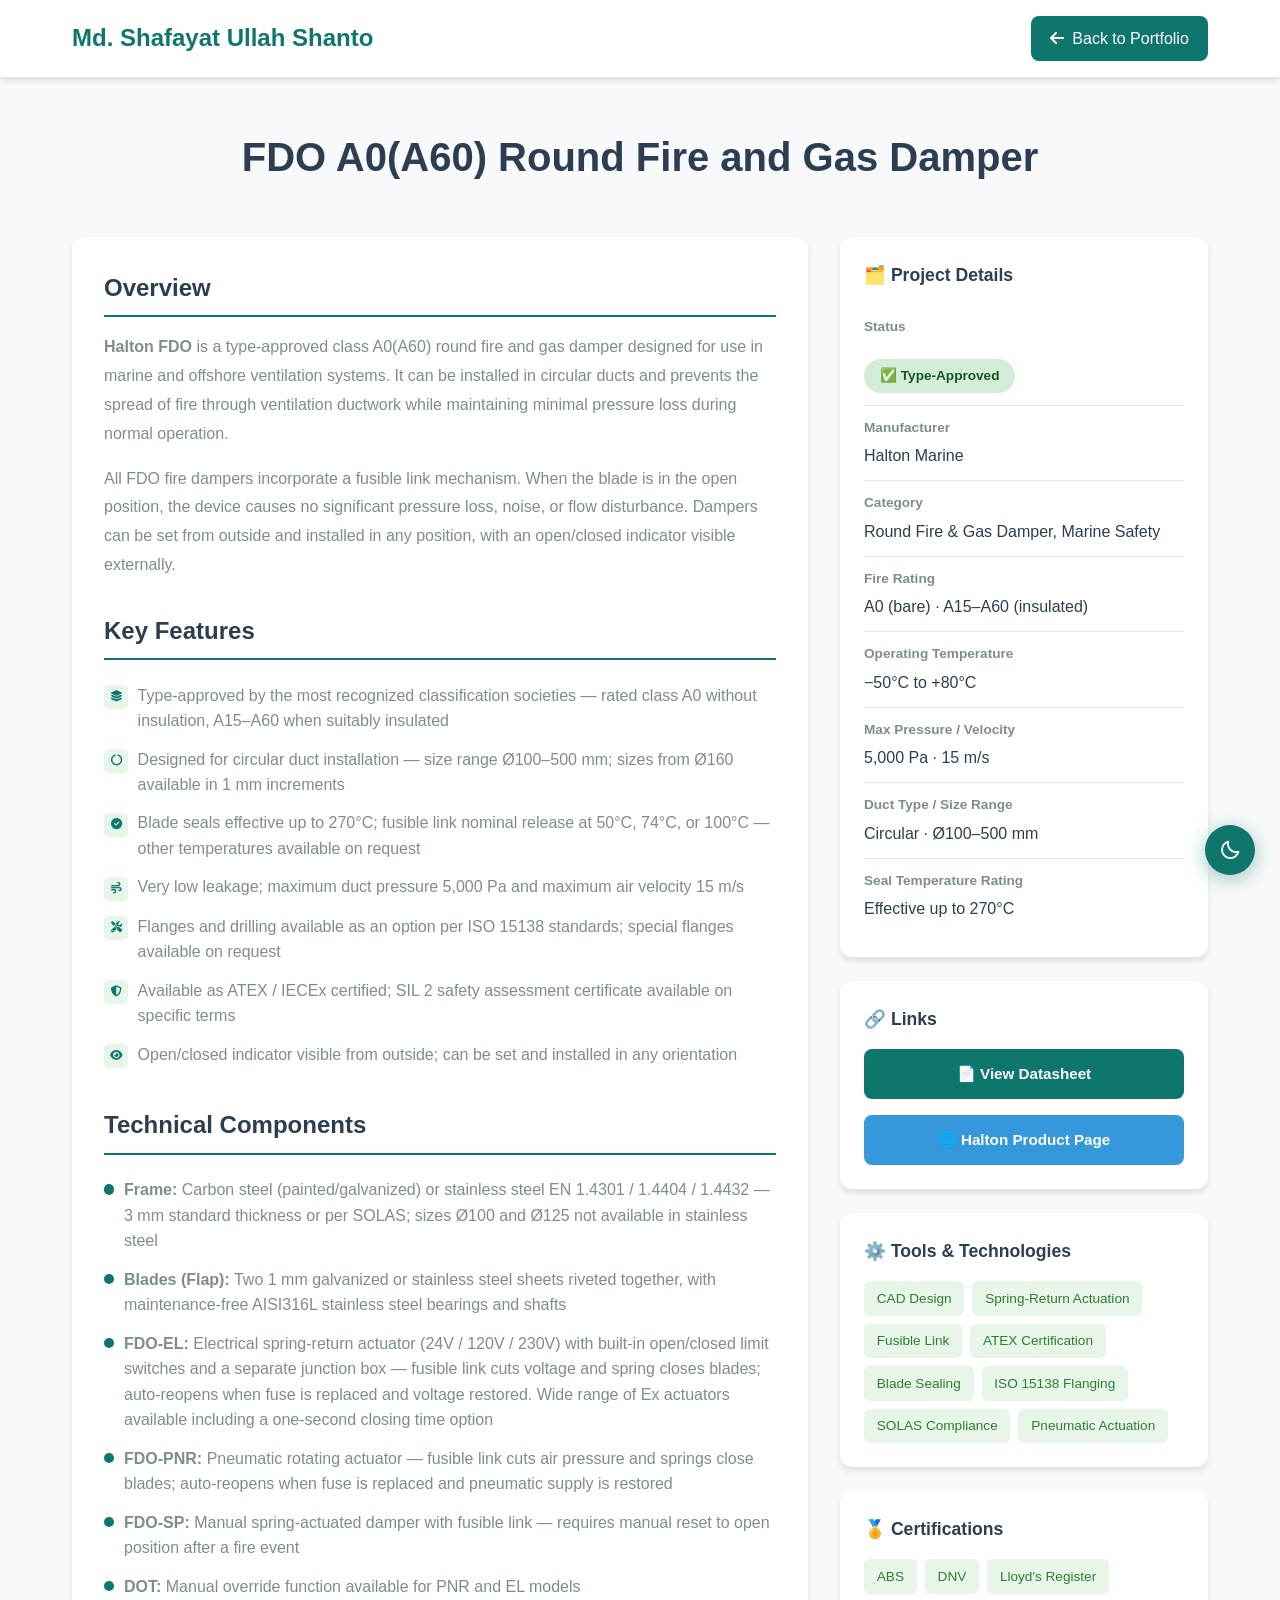
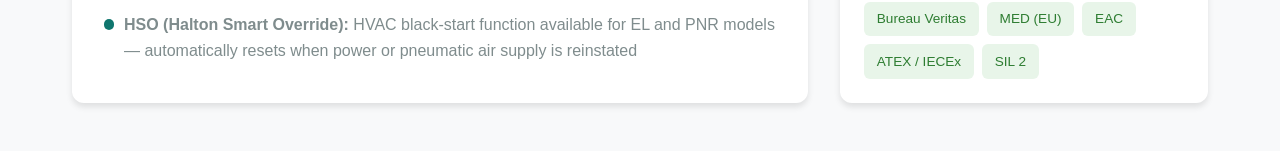
<file: projects/FDO/FDO.html>
<!DOCTYPE html>
<html lang="en">

<head>
  <meta charset="UTF-8">
  <link rel="icon" type="image/png" href="../../website_images/msus.png">
  <link href="../../assets/img/apple-touch-icon.png" rel="apple-touch-icon">
  <meta name="viewport" content="width=device-width, initial-scale=1.0">
  <meta name="description" content="FDO Round Fire and Gas Damper - HVAC System Project">
  <title>Projects</title>

  <!-- Font Awesome -->
  <link rel="stylesheet" href="https://cdnjs.cloudflare.com/ajax/libs/font-awesome/6.4.0/css/all.min.css">
  <link rel="stylesheet" href="https://cdn.jsdelivr.net/npm/boxicons@2.1.4/css/boxicons.min.css">
  <!-- Project Dark Mode CSS -->
  <link rel="stylesheet" href="../../assets/css/project-dark.css">

  <style>
    * {
      margin: 0;
      padding: 0;
      box-sizing: border-box;
    }

    :root {
      --primary-color: #0F766E;
      --secondary-color: #27ae60;
      --dark-bg: #0a0e27;
      --card-bg: #ffffff;
      --text-primary: #2c3e50;
      --text-secondary: #7f8c8d;
      --border-color: #e1e8ed;
      --shadow: 0 4px 6px rgba(0, 0, 0, 0.1);
      --shadow-hover: 0 8px 15px rgba(0, 0, 0, 0.15);
    }

    body {
      font-family: 'Segoe UI', Tahoma, Geneva, Verdana, sans-serif;
      line-height: 1.6;
      color: var(--text-primary);
      background: #f8f9fa;
    }

    /* Header Navigation */
    .navbar {
      background: var(--card-bg);
      padding: 1rem 0;
      box-shadow: var(--shadow);
      position: sticky;
      top: 0;
      z-index: 100;
    }

    .nav-container {
      max-width: 1200px;
      margin: 0 auto;
      padding: 0 2rem;
      display: flex;
      justify-content: space-between;
      align-items: center;
    }

    .logo {
      font-size: 1.5rem;
      font-weight: bold;
      color: var(--primary-color);
      text-decoration: none;
    }

    .back-btn {
      display: inline-flex;
      align-items: center;
      gap: 0.5rem;
      padding: 0.6rem 1.2rem;
      background: var(--primary-color);
      color: white;
      text-decoration: none;
      border-radius: 8px;
      transition: all 0.3s ease;
      font-weight: 500;
    }

    .back-btn:hover {
      background: var(--secondary-color);
      transform: translateY(-2px);
      box-shadow: var(--shadow-hover);
    }

    /* Main Container */
    .container {
      max-width: 1200px;
      margin: 0 auto;
      padding: 3rem 2rem;
    }

    /* Project Header */
    .project-header {
      text-align: center;
      margin-bottom: 3rem;
    }

    .project-header h1 {
      font-size: 2.5rem;
      color: var(--text-primary);
      margin-bottom: 0.5rem;
    }

    .project-meta {
      display: flex;
      justify-content: center;
      gap: 2rem;
      flex-wrap: wrap;
      color: var(--text-secondary);
      font-size: 0.95rem;
      margin-top: 1rem;
    }

    .meta-item {
      display: flex;
      align-items: center;
      gap: 0.5rem;
    }

    /* Status Badge */
    .status-badge {
      display: inline-block;
      padding: 0.4rem 1rem;
      background: #d4edda;
      color: #155724;
      border-radius: 20px;
      font-size: 0.85rem;
      font-weight: 600;
      margin-top: 1rem;
    }

    /* Content Grid */
    .content-grid {
      display: grid;
      grid-template-columns: 2fr 1fr;
      gap: 2rem;
      margin-top: 2rem;
    }

    /* Main Content */
    .main-content {
      background: var(--card-bg);
      padding: 2rem;
      border-radius: 12px;
      box-shadow: var(--shadow);
    }

    .section {
      margin-bottom: 2rem;
    }

    .section:last-child {
      margin-bottom: 0;
    }

    .section h2 {
      font-size: 1.5rem;
      color: var(--text-primary);
      margin-bottom: 1rem;
      padding-bottom: 0.5rem;
      text-align: justify;
      border-bottom: 2px solid var(--primary-color);
    }

    .section p {
      color: var(--text-secondary);
      line-height: 1.8;
      margin-bottom: 1rem;
    }

    .section ul {
      list-style: none;
      padding-left: 0;
    }

    /* ── FIXED: icon & dot aligned with text ── */
    .section ul li {
      padding: 0.4rem 0;
      color: var(--text-secondary);
      display: flex;
      align-items: flex-start;
      gap: 0.6rem;
    }

    .section ul li:before {
      content: none;
    }

    .section ul li .li-icon {
      width: 1.5rem;
      height: 1.5rem;
      min-width: 1.5rem;
      background: #e8f5e9;
      border-radius: 5px;
      display: flex;
      align-items: center;
      justify-content: center;
      font-size: 0.7rem;
      line-height: 1;
      color: #0F766E;
      flex-shrink: 0;
      margin-top: 0.15rem;
    }

    .section ul li .li-dot {
      width: 0.65rem;
      height: 0.65rem;
      min-width: 0.65rem;
      background: #0F766E;
      border-radius: 50%;
      flex-shrink: 0;
      margin-top: 0.45rem;
    }

    /* Sidebar */
    .sidebar {
      display: flex;
      flex-direction: column;
      gap: 1.5rem;
    }

    .info-card {
      background: var(--card-bg);
      padding: 1.5rem;
      border-radius: 12px;
      box-shadow: var(--shadow);
    }

    .info-card h3 {
      font-size: 1.1rem;
      color: var(--text-primary);
      margin-bottom: 1rem;
      text-align: justify;
      display: flex;
      align-items: center;
      gap: 0.5rem;
    }

    .info-item {
      padding: 0.7rem 0;
      border-bottom: 1px solid var(--border-color);
    }

    .info-item:last-child {
      border-bottom: none;
    }

    .info-label {
      font-size: 0.85rem;
      color: var(--text-secondary);
      display: block;
      margin-bottom: 0.3rem;
    }

    .info-value {
      color: var(--text-primary);
      font-weight: 500;
    }

    /* Tech Stack Tags */
    .tech-tags {
      display: flex;
      flex-wrap: wrap;
      gap: 0.5rem;
      margin-top: 0.5rem;
    }

    .tech-tag {
      background: #e8f5e9;
      color: #2e7d32;
      padding: 0.4rem 0.8rem;
      border-radius: 6px;
      font-size: 0.85rem;
      font-weight: 500;
    }

    /* Action Buttons */
    .action-buttons {
      display: flex;
      gap: 1rem;
      margin-top: 1rem;
    }

    .btn {
      flex: 1;
      padding: 0.8rem;
      border: none;
      border-radius: 8px;
      font-size: 0.95rem;
      font-weight: 600;
      cursor: pointer;
      transition: all 0.3s ease;
      text-align: center;
      text-decoration: none;
      display: inline-block;
    }

    .btn-primary {
      background: var(--primary-color);
      color: white;
    }

    .btn-primary:hover {
      background: var(--secondary-color);
      transform: translateY(-2px);
      box-shadow: var(--shadow-hover);
    }

    .btn-secondary {
      background: #3498db;
      color: white;
    }

    .btn-secondary:hover {
      background: #2980b9;
      transform: translateY(-2px);
    }

    /* Responsive Design */
    @media (max-width: 968px) {
      .content-grid {
        grid-template-columns: 1fr;
      }

      .project-header h1 {
        font-size: 2rem;
      }

      .container {
        padding: 2rem 1rem;
      }
    }
  </style>
</head>

<body>
  <!-- Navigation -->
  <nav class="navbar">
    <div class="nav-container">
      <a href="../../index.html" class="logo">Md. Shafayat Ullah Shanto</a>
      <a href="../../index.html" class="back-btn">
        <i class="fas fa-arrow-left"></i> Back to Portfolio
      </a>
    </div>
  </nav>

  <!-- Main Container -->
  <div class="container">
    <!-- Project Header -->
    <div class="project-header">
      <h1>FDO A0(A60) Round Fire and Gas Damper</h1>
    </div>

    <!-- Content Grid -->
    <div class="content-grid">
      <!-- Main Content -->
      <div class="main-content">
        <!-- Overview Section -->
        <div class="section">
          <h2>Overview</h2>
          <p>
            <strong>Halton FDO</strong> is a type-approved class A0(A60) round fire and gas damper designed for use in marine and offshore ventilation systems. It can be installed in circular ducts and prevents the spread of fire through ventilation ductwork while maintaining minimal pressure loss during normal operation.
          </p>
          <p>
            All FDO fire dampers incorporate a fusible link mechanism. When the blade is in the open position, the device causes no significant pressure loss, noise, or flow disturbance. Dampers can be set from outside and installed in any position, with an open/closed indicator visible externally.
          </p>
        </div>

        <!-- Features Section -->
        <div class="section">
          <h2>Key Features</h2>
          <ul>
            <li><span class="li-icon"><i class="fas fa-layer-group"></i></span>Type-approved by the most recognized classification societies — rated class A0 without insulation, A15–A60 when suitably insulated</li>
            <li><span class="li-icon"><i class="fas fa-circle-notch"></i></span>Designed for circular duct installation — size range Ø100–500 mm; sizes from Ø160 available in 1 mm increments</li>
            <li><span class="li-icon"><i class="fas fa-check-circle"></i></span>Blade seals effective up to 270°C; fusible link nominal release at 50°C, 74°C, or 100°C — other temperatures available on request</li>
            <li><span class="li-icon"><i class="fas fa-wind"></i></span>Very low leakage; maximum duct pressure 5,000 Pa and maximum air velocity 15 m/s</li>
            <li><span class="li-icon"><i class="fas fa-tools"></i></span>Flanges and drilling available as an option per ISO 15138 standards; special flanges available on request</li>
            <li><span class="li-icon"><i class="fas fa-shield-alt"></i></span>Available as ATEX / IECEx certified; SIL 2 safety assessment certificate available on specific terms</li>
            <li><span class="li-icon"><i class="fas fa-eye"></i></span>Open/closed indicator visible from outside; can be set and installed in any orientation</li>
          </ul>
        </div>

        <!-- Technical Components -->
        <div class="section">
          <h2>Technical Components</h2>
          <ul>
            <li><span class="li-dot"></span><span><strong>Frame:</strong> Carbon steel (painted/galvanized) or stainless steel EN 1.4301 / 1.4404 / 1.4432 — 3 mm standard thickness or per SOLAS; sizes Ø100 and Ø125 not available in stainless steel</span></li>
            <li><span class="li-dot"></span><span><strong>Blades (Flap):</strong> Two 1 mm galvanized or stainless steel sheets riveted together, with maintenance-free AISI316L stainless steel bearings and shafts</span></li>
            <li><span class="li-dot"></span><span><strong>FDO-EL:</strong> Electrical spring-return actuator (24V / 120V / 230V) with built-in open/closed limit switches and a separate junction box — fusible link cuts voltage and spring closes blades; auto-reopens when fuse is replaced and voltage restored. Wide range of Ex actuators available including a one-second closing time option</span></li>
            <li><span class="li-dot"></span><span><strong>FDO-PNR:</strong> Pneumatic rotating actuator — fusible link cuts air pressure and springs close blades; auto-reopens when fuse is replaced and pneumatic supply is restored</span></li>
            <li><span class="li-dot"></span><span><strong>FDO-SP:</strong> Manual spring-actuated damper with fusible link — requires manual reset to open position after a fire event</span></li>
            <li><span class="li-dot"></span><span><strong>DOT:</strong> Manual override function available for PNR and EL models</span></li>
            <li><span class="li-dot"></span><span><strong>HSO (Halton Smart Override):</strong> HVAC black-start function available for EL and PNR models — automatically resets when power or pneumatic air supply is reinstated</span></li>
          </ul>
        </div>
      </div>

      <!-- Sidebar -->
      <div class="sidebar">
        <!-- Project Details -->
        <div class="info-card">
          <h3>🗂️ Project Details</h3>
          <div class="info-item">
            <span class="info-label"><strong>Status</strong></span>
            <span class="status-badge" style="background: #d4edda; color: #155724;">
              ✅ Type-Approved
            </span>
          </div>
          <div class="info-item">
            <span class="info-label"><strong>Manufacturer</strong></span>
            <span class="info-value">Halton Marine</span>
          </div>
          <div class="info-item">
            <span class="info-label"><strong>Category</strong></span>
            <span class="info-value">Round Fire &amp; Gas Damper, Marine Safety</span>
          </div>
          <div class="info-item">
            <span class="info-label"><strong>Fire Rating</strong></span>
            <span class="info-value">A0 (bare) · A15–A60 (insulated)</span>
          </div>
          <div class="info-item">
            <span class="info-label"><strong>Operating Temperature</strong></span>
            <span class="info-value">−50°C to +80°C</span>
          </div>
          <div class="info-item">
            <span class="info-label"><strong>Max Pressure / Velocity</strong></span>
            <span class="info-value">5,000 Pa · 15 m/s</span>
          </div>
          <div class="info-item">
            <span class="info-label"><strong>Duct Type / Size Range</strong></span>
            <span class="info-value">Circular · Ø100–500 mm</span>
          </div>
          <div class="info-item">
            <span class="info-label"><strong>Seal Temperature Rating</strong></span>
            <span class="info-value">Effective up to 270°C</span>
          </div>
        </div>

        <!-- Links -->
        <div class="info-card">
          <h3>🔗 Links</h3>
          <div class="action-buttons">
            <a href="https://www.halton.com/app/uploads/2020/08/Halton-FDO-datasheet-2025.pdf" class="btn btn-primary" target="_blank">
              📄 View Datasheet
            </a>
          </div>
          <div class="action-buttons">
            <a href="https://www.halton.com/products/fdo-a0a60-round-fire-and-gas-damper/" class="btn btn-secondary" target="_blank">
              🌐 Halton Product Page
            </a>
          </div>
        </div>

        <!-- Tools Used -->
        <div class="info-card">
          <h3>⚙️ Tools &amp; Technologies</h3>
          <div class="tech-tags">
            <span class="tech-tag">CAD Design</span>
            <span class="tech-tag">Spring-Return Actuation</span>
            <span class="tech-tag">Fusible Link</span>
            <span class="tech-tag">ATEX Certification</span>
            <span class="tech-tag">Blade Sealing</span>
            <span class="tech-tag">ISO 15138 Flanging</span>
            <span class="tech-tag">SOLAS Compliance</span>
            <span class="tech-tag">Pneumatic Actuation</span>
          </div>
        </div>

        <!-- Skills Gained -->
        <div class="info-card">
          <h3>🏅 Certifications</h3>
          <div class="tech-tags">
            <span class="tech-tag">ABS</span>
            <span class="tech-tag">DNV</span>
            <span class="tech-tag">Lloyd's Register</span>
            <span class="tech-tag">Bureau Veritas</span>
            <span class="tech-tag">MED (EU)</span>
            <span class="tech-tag">EAC</span>
            <span class="tech-tag">ATEX / IECEx</span>
            <span class="tech-tag">SIL 2</span>
          </div>
        </div>
      </div>
    </div>
</div>

  <!-- Dark Mode Toggle Button -->
  <button class="dark-mode-btn" id="darkModeToggle" title="Toggle Dark Mode" aria-label="Toggle dark mode">
    <i id="darkModeIcon" class="bx bx-moon"></i>
  </button>

  <script>
    var btn = document.getElementById("darkModeToggle");
    var icon = document.getElementById("darkModeIcon");
    var html = document.documentElement;
    var saved = localStorage.getItem("theme") || "light";
    html.setAttribute("data-theme", saved);
    updateIcon(saved);
    btn.addEventListener("click", function () {
      var current = html.getAttribute("data-theme");
      var next = current === "dark" ? "light" : "dark";
      html.setAttribute("data-theme", next);
      localStorage.setItem("theme", next);
      updateIcon(next);
    });
    function updateIcon(theme) {
      icon.className = theme === "dark" ? "bx bx-sun" : "bx bx-moon";
    }
  </script>

</body>

</html>
</file>
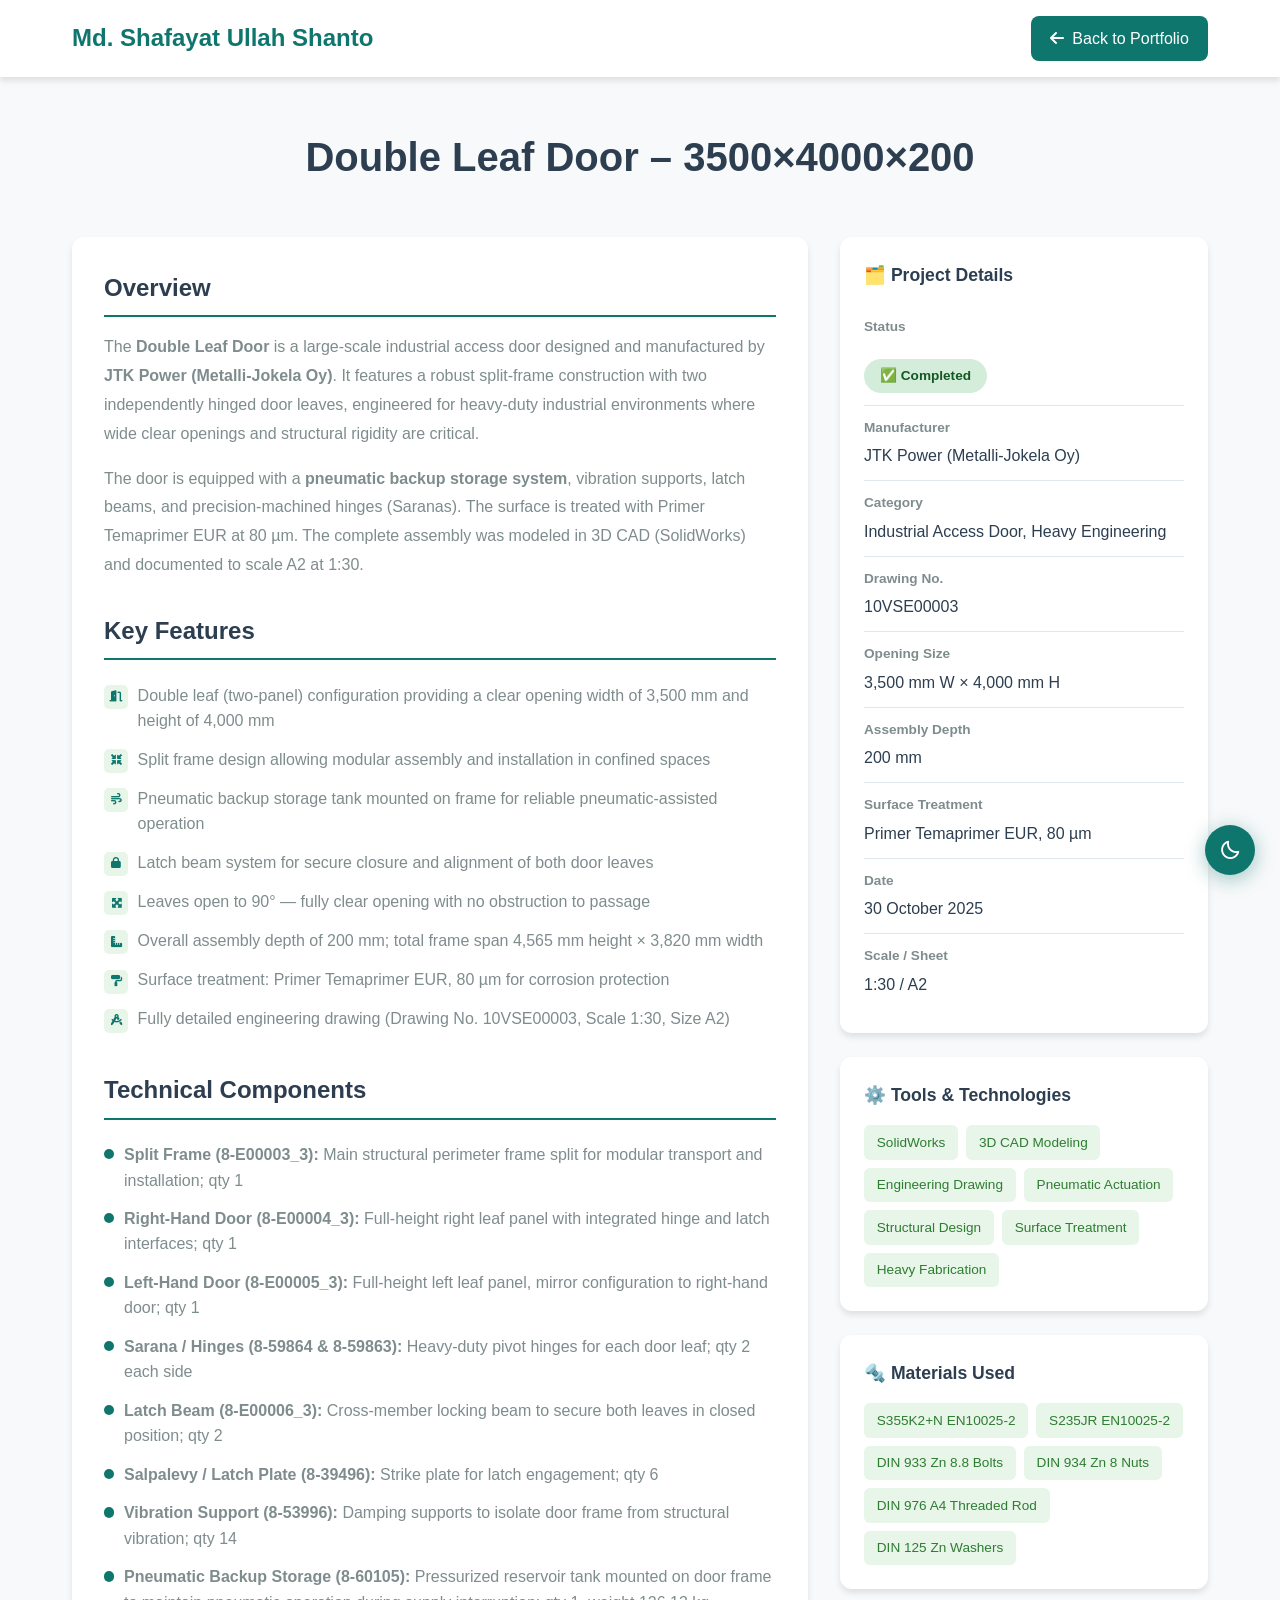
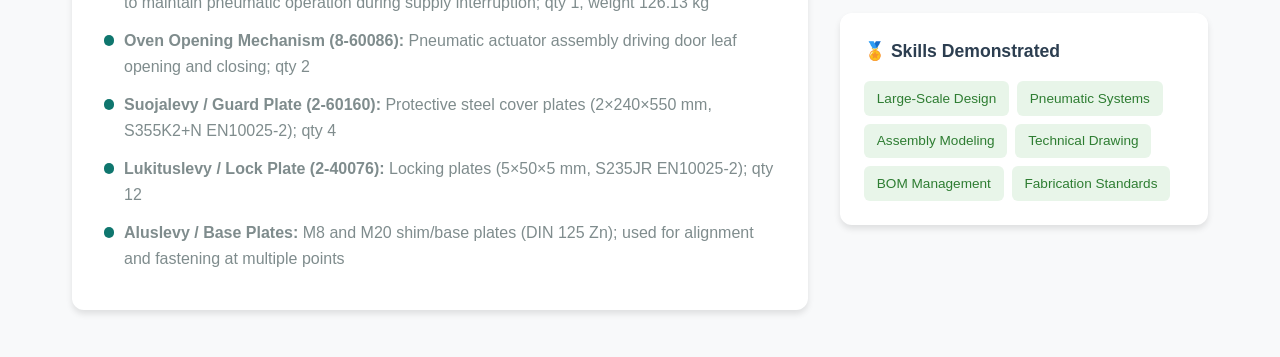
<file: projects/JTK/Double Leaf Door.html>
<!DOCTYPE html>
<html lang="en">

<head>
  <meta charset="UTF-8">
  <link rel="icon" type="image/png" href="../../website_images/msus.png">
  <link href="../../assets/img/apple-touch-icon.png" rel="apple-touch-icon">
  <meta name="viewport" content="width=device-width, initial-scale=1.0">
  <meta name="description" content="Double Leaf Door - JTK Power Project">
  <title>Projects</title>

  <!-- Font Awesome -->
  <link rel="stylesheet" href="https://cdnjs.cloudflare.com/ajax/libs/font-awesome/6.4.0/css/all.min.css">
  <link rel="stylesheet" href="https://cdn.jsdelivr.net/npm/boxicons@2.1.4/css/boxicons.min.css">
  <!-- Project Dark Mode CSS -->
  <link rel="stylesheet" href="../../assets/css/project-dark.css">

  <style>
    * {
      margin: 0;
      padding: 0;
      box-sizing: border-box;
    }

    :root {
      --primary-color: #0F766E;
      --secondary-color: #27ae60;
      --dark-bg: #0a0e27;
      --card-bg: #ffffff;
      --text-primary: #2c3e50;
      --text-secondary: #7f8c8d;
      --border-color: #e1e8ed;
      --shadow: 0 4px 6px rgba(0, 0, 0, 0.1);
      --shadow-hover: 0 8px 15px rgba(0, 0, 0, 0.15);
    }

    body {
      font-family: 'Segoe UI', Tahoma, Geneva, Verdana, sans-serif;
      line-height: 1.6;
      color: var(--text-primary);
      background: #f8f9fa;
    }

    /* Header Navigation */
    .navbar {
      background: var(--card-bg);
      padding: 1rem 0;
      box-shadow: var(--shadow);
      position: sticky;
      top: 0;
      z-index: 100;
    }

    .nav-container {
      max-width: 1200px;
      margin: 0 auto;
      padding: 0 2rem;
      display: flex;
      justify-content: space-between;
      align-items: center;
    }

    .logo {
      font-size: 1.5rem;
      font-weight: bold;
      color: var(--primary-color);
      text-decoration: none;
    }

    .back-btn {
      display: inline-flex;
      align-items: center;
      gap: 0.5rem;
      padding: 0.6rem 1.2rem;
      background: var(--primary-color);
      color: white;
      text-decoration: none;
      border-radius: 8px;
      transition: all 0.3s ease;
      font-weight: 500;
    }

    .back-btn:hover {
      background: var(--secondary-color);
      transform: translateY(-2px);
      box-shadow: var(--shadow-hover);
    }

    /* Main Container */
    .container {
      max-width: 1200px;
      margin: 0 auto;
      padding: 3rem 2rem;
    }

    /* Project Header */
    .project-header {
      text-align: center;
      margin-bottom: 3rem;
    }

    .project-header h1 {
      font-size: 2.5rem;
      color: var(--text-primary);
      margin-bottom: 0.5rem;
    }

    .project-meta {
      display: flex;
      justify-content: center;
      gap: 2rem;
      flex-wrap: wrap;
      color: var(--text-secondary);
      font-size: 0.95rem;
      margin-top: 1rem;
    }

    .meta-item {
      display: flex;
      align-items: center;
      gap: 0.5rem;
    }

    /* Status Badge */
    .status-badge {
      display: inline-block;
      padding: 0.4rem 1rem;
      background: #d4edda;
      color: #155724;
      border-radius: 20px;
      font-size: 0.85rem;
      font-weight: 600;
      margin-top: 1rem;
    }

    /* Content Grid */
    .content-grid {
      display: grid;
      grid-template-columns: 2fr 1fr;
      gap: 2rem;
      margin-top: 2rem;
    }

    /* Main Content */
    .main-content {
      background: var(--card-bg);
      padding: 2rem;
      border-radius: 12px;
      box-shadow: var(--shadow);
    }

    .section {
      margin-bottom: 2rem;
    }

    .section:last-child {
      margin-bottom: 0;
    }

    .section h2 {
      font-size: 1.5rem;
      color: var(--text-primary);
      margin-bottom: 1rem;
      padding-bottom: 0.5rem;
      text-align: justify;
      border-bottom: 2px solid var(--primary-color);
    }

    .section p {
      color: var(--text-secondary);
      line-height: 1.8;
      margin-bottom: 1rem;
    }

    .section ul {
      list-style: none;
      padding-left: 0;
    }

    /* ── Aligned icon & dot with text ── */
    .section ul li {
      padding: 0.4rem 0;
      color: var(--text-secondary);
      display: flex;
      align-items: flex-start;
      gap: 0.6rem;
    }

    .section ul li:before {
      content: none;
    }

    .section ul li .li-icon {
      width: 1.5rem;
      height: 1.5rem;
      min-width: 1.5rem;
      background: #e8f5e9;
      border-radius: 5px;
      display: flex;
      align-items: center;
      justify-content: center;
      font-size: 0.7rem;
      line-height: 1;
      color: #0F766E;
      flex-shrink: 0;
      margin-top: 0.15rem;
    }

    .section ul li .li-dot {
      width: 0.65rem;
      height: 0.65rem;
      min-width: 0.65rem;
      background: #0F766E;
      border-radius: 50%;
      flex-shrink: 0;
      margin-top: 0.45rem;
    }

    /* Sidebar */
    .sidebar {
      display: flex;
      flex-direction: column;
      gap: 1.5rem;
    }

    .info-card {
      background: var(--card-bg);
      padding: 1.5rem;
      border-radius: 12px;
      box-shadow: var(--shadow);
    }

    .info-card h3 {
      font-size: 1.1rem;
      color: var(--text-primary);
      margin-bottom: 1rem;
      text-align: justify;
      display: flex;
      align-items: center;
      gap: 0.5rem;
    }

    .info-item {
      padding: 0.7rem 0;
      border-bottom: 1px solid var(--border-color);
    }

    .info-item:last-child {
      border-bottom: none;
    }

    .info-label {
      font-size: 0.85rem;
      color: var(--text-secondary);
      display: block;
      margin-bottom: 0.3rem;
    }

    .info-value {
      color: var(--text-primary);
      font-weight: 500;
    }

    /* Tech Stack Tags */
    .tech-tags {
      display: flex;
      flex-wrap: wrap;
      gap: 0.5rem;
      margin-top: 0.5rem;
    }

    .tech-tag {
      background: #e8f5e9;
      color: #2e7d32;
      padding: 0.4rem 0.8rem;
      border-radius: 6px;
      font-size: 0.85rem;
      font-weight: 500;
    }

    /* Action Buttons */
    .action-buttons {
      display: flex;
      gap: 1rem;
      margin-top: 1rem;
    }

    .btn {
      flex: 1;
      padding: 0.8rem;
      border: none;
      border-radius: 8px;
      font-size: 0.95rem;
      font-weight: 600;
      cursor: pointer;
      transition: all 0.3s ease;
      text-align: center;
      text-decoration: none;
      display: inline-block;
    }

    .btn-primary {
      background: var(--primary-color);
      color: white;
    }

    .btn-primary:hover {
      background: var(--secondary-color);
      transform: translateY(-2px);
      box-shadow: var(--shadow-hover);
    }

    .btn-secondary {
      background: #3498db;
      color: white;
    }

    .btn-secondary:hover {
      background: #2980b9;
      transform: translateY(-2px);
    }

    /* Responsive Design */
    @media (max-width: 968px) {
      .content-grid {
        grid-template-columns: 1fr;
      }

      .project-header h1 {
        font-size: 2rem;
      }

      .container {
        padding: 2rem 1rem;
      }
    }
  </style>
</head>

<body>
  <!-- Navigation -->
  <nav class="navbar">
    <div class="nav-container">
      <a href="../../index.html" class="logo">Md. Shafayat Ullah Shanto</a>
      <a href="../../index.html" class="back-btn">
        <i class="fas fa-arrow-left"></i> Back to Portfolio
      </a>
    </div>
  </nav>

  <!-- Main Container -->
  <div class="container">
    <!-- Project Header -->
    <div class="project-header">
      <h1>Double Leaf Door – 3500×4000×200</h1>
    </div>

    <!-- Content Grid -->
    <div class="content-grid">
      <!-- Main Content -->
      <div class="main-content">

        <!-- Overview Section -->
        <div class="section">
          <h2>Overview</h2>
          <p>
            The <strong>Double Leaf Door</strong> is a large-scale industrial access door designed and manufactured by <strong>JTK Power (Metalli-Jokela Oy)</strong>. It features a robust split-frame construction with two independently hinged door leaves, engineered for heavy-duty industrial environments where wide clear openings and structural rigidity are critical.
          </p>
          <p>
            The door is equipped with a <strong>pneumatic backup storage system</strong>, vibration supports, latch beams, and precision-machined hinges (Saranas). The surface is treated with Primer Temaprimer EUR at 80 µm. The complete assembly was modeled in 3D CAD (SolidWorks) and documented to scale A2 at 1:30.
          </p>
        </div>

        <!-- Key Features Section -->
        <div class="section">
          <h2>Key Features</h2>
          <ul>
            <li><span class="li-icon"><i class="fas fa-door-open"></i></span>Double leaf (two-panel) configuration providing a clear opening width of 3,500 mm and height of 4,000 mm</li>
            <li><span class="li-icon"><i class="fas fa-compress-arrows-alt"></i></span>Split frame design allowing modular assembly and installation in confined spaces</li>
            <li><span class="li-icon"><i class="fas fa-wind"></i></span>Pneumatic backup storage tank mounted on frame for reliable pneumatic-assisted operation</li>
            <li><span class="li-icon"><i class="fas fa-lock"></i></span>Latch beam system for secure closure and alignment of both door leaves</li>
            <li><span class="li-icon"><i class="fas fa-expand-arrows-alt"></i></span>Leaves open to 90° — fully clear opening with no obstruction to passage</li>
            <li><span class="li-icon"><i class="fas fa-ruler-combined"></i></span>Overall assembly depth of 200 mm; total frame span 4,565 mm height × 3,820 mm width</li>
            <li><span class="li-icon"><i class="fas fa-paint-roller"></i></span>Surface treatment: Primer Temaprimer EUR, 80 µm for corrosion protection</li>
            <li><span class="li-icon"><i class="fas fa-drafting-compass"></i></span>Fully detailed engineering drawing (Drawing No. 10VSE00003, Scale 1:30, Size A2)</li>
          </ul>
        </div>

        <!-- Technical Components Section -->
        <div class="section">
          <h2>Technical Components</h2>
          <ul>
            <li><span class="li-dot"></span><span><strong>Split Frame (8-E00003_3):</strong> Main structural perimeter frame split for modular transport and installation; qty 1</span></li>
            <li><span class="li-dot"></span><span><strong>Right-Hand Door (8-E00004_3):</strong> Full-height right leaf panel with integrated hinge and latch interfaces; qty 1</span></li>
            <li><span class="li-dot"></span><span><strong>Left-Hand Door (8-E00005_3):</strong> Full-height left leaf panel, mirror configuration to right-hand door; qty 1</span></li>
            <li><span class="li-dot"></span><span><strong>Sarana / Hinges (8-59864 &amp; 8-59863):</strong> Heavy-duty pivot hinges for each door leaf; qty 2 each side</span></li>
            <li><span class="li-dot"></span><span><strong>Latch Beam (8-E00006_3):</strong> Cross-member locking beam to secure both leaves in closed position; qty 2</span></li>
            <li><span class="li-dot"></span><span><strong>Salpalevy / Latch Plate (8-39496):</strong> Strike plate for latch engagement; qty 6</span></li>
            <li><span class="li-dot"></span><span><strong>Vibration Support (8-53996):</strong> Damping supports to isolate door frame from structural vibration; qty 14</span></li>
            <li><span class="li-dot"></span><span><strong>Pneumatic Backup Storage (8-60105):</strong> Pressurized reservoir tank mounted on door frame to maintain pneumatic operation during supply interruption; qty 1, weight 126.13 kg</span></li>
            <li><span class="li-dot"></span><span><strong>Oven Opening Mechanism (8-60086):</strong> Pneumatic actuator assembly driving door leaf opening and closing; qty 2</span></li>
            <li><span class="li-dot"></span><span><strong>Suojalevy / Guard Plate (2-60160):</strong> Protective steel cover plates (2×240×550 mm, S355K2+N EN10025-2); qty 4</span></li>
            <li><span class="li-dot"></span><span><strong>Lukituslevy / Lock Plate (2-40076):</strong> Locking plates (5×50×5 mm, S235JR EN10025-2); qty 12</span></li>
            <li><span class="li-dot"></span><span><strong>Aluslevy / Base Plates:</strong> M8 and M20 shim/base plates (DIN 125 Zn); used for alignment and fastening at multiple points</span></li>
          </ul>
        </div>

      </div>

      <!-- Sidebar -->
      <div class="sidebar">

        <!-- Project Details -->
        <div class="info-card">
          <h3>🗂️ Project Details</h3>
          <div class="info-item">
            <span class="info-label"><strong>Status</strong></span>
            <span class="status-badge" style="background: #d4edda; color: #155724;">
              ✅ Completed
            </span>
          </div>
          <div class="info-item">
            <span class="info-label"><strong>Manufacturer</strong></span>
            <span class="info-value">JTK Power (Metalli-Jokela Oy)</span>
          </div>
          <div class="info-item">
            <span class="info-label"><strong>Category</strong></span>
            <span class="info-value">Industrial Access Door, Heavy Engineering</span>
          </div>
          <div class="info-item">
            <span class="info-label"><strong>Drawing No.</strong></span>
            <span class="info-value">10VSE00003</span>
          </div>
          <div class="info-item">
            <span class="info-label"><strong>Opening Size</strong></span>
            <span class="info-value">3,500 mm W × 4,000 mm H</span>
          </div>
          <div class="info-item">
            <span class="info-label"><strong>Assembly Depth</strong></span>
            <span class="info-value">200 mm</span>
          </div>
          <div class="info-item">
            <span class="info-label"><strong>Surface Treatment</strong></span>
            <span class="info-value">Primer Temaprimer EUR, 80 µm</span>
          </div>
          <div class="info-item">
            <span class="info-label"><strong>Date</strong></span>
            <span class="info-value">30 October 2025</span>
          </div>
          <div class="info-item">
            <span class="info-label"><strong>Scale / Sheet</strong></span>
            <span class="info-value">1:30 / A2</span>
          </div>
        </div>

        <!-- Tools & Technologies -->
        <div class="info-card">
          <h3>⚙️ Tools &amp; Technologies</h3>
          <div class="tech-tags">
            <span class="tech-tag">SolidWorks</span>
            <span class="tech-tag">3D CAD Modeling</span>
            <span class="tech-tag">Engineering Drawing</span>
            <span class="tech-tag">Pneumatic Actuation</span>
            <span class="tech-tag">Structural Design</span>
            <span class="tech-tag">Surface Treatment</span>
            <span class="tech-tag">Heavy Fabrication</span>
          </div>
        </div>

        <!-- Materials -->
        <div class="info-card">
          <h3>🔩 Materials Used</h3>
          <div class="tech-tags">
            <span class="tech-tag">S355K2+N EN10025-2</span>
            <span class="tech-tag">S235JR EN10025-2</span>
            <span class="tech-tag">DIN 933 Zn 8.8 Bolts</span>
            <span class="tech-tag">DIN 934 Zn 8 Nuts</span>
            <span class="tech-tag">DIN 976 A4 Threaded Rod</span>
            <span class="tech-tag">DIN 125 Zn Washers</span>
          </div>
        </div>

        <!-- Skills -->
        <div class="info-card">
          <h3>🏅 Skills Demonstrated</h3>
          <div class="tech-tags">
            <span class="tech-tag">Large-Scale Design</span>
            <span class="tech-tag">Pneumatic Systems</span>
            <span class="tech-tag">Assembly Modeling</span>
            <span class="tech-tag">Technical Drawing</span>
            <span class="tech-tag">BOM Management</span>
            <span class="tech-tag">Fabrication Standards</span>
          </div>
        </div>

      </div>
    </div>
  </div>

  <!-- Dark Mode Toggle Button -->
  <button class="dark-mode-btn" id="darkModeToggle" title="Toggle Dark Mode" aria-label="Toggle dark mode">
    <i id="darkModeIcon" class="bx bx-moon"></i>
  </button>

  <script>
    var btn = document.getElementById("darkModeToggle");
    var icon = document.getElementById("darkModeIcon");
    var html = document.documentElement;
    var saved = localStorage.getItem("theme") || "light";
    html.setAttribute("data-theme", saved);
    updateIcon(saved);
    btn.addEventListener("click", function () {
      var current = html.getAttribute("data-theme");
      var next = current === "dark" ? "light" : "dark";
      html.setAttribute("data-theme", next);
      localStorage.setItem("theme", next);
      updateIcon(next);
    });
    function updateIcon(theme) {
      icon.className = theme === "dark" ? "bx bx-sun" : "bx bx-moon";
    }
  </script>

</body>

</html>
</file>
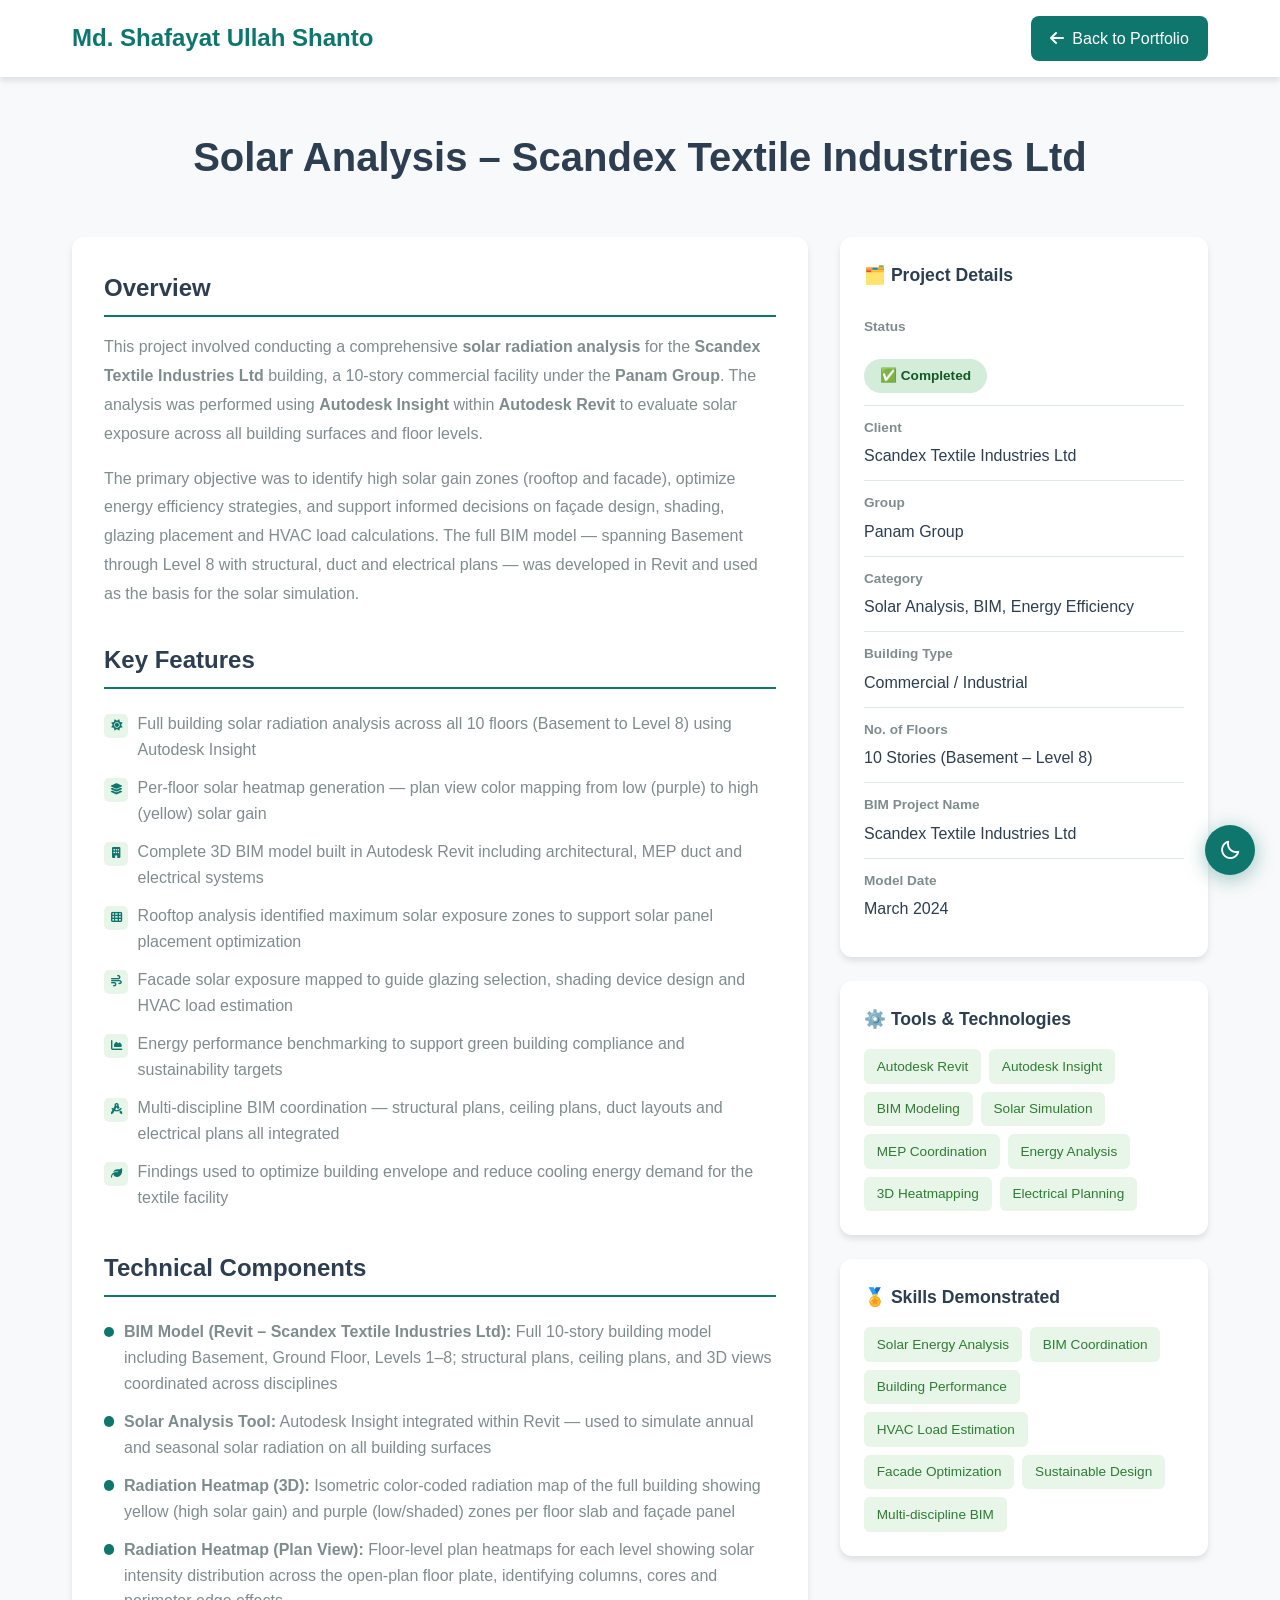
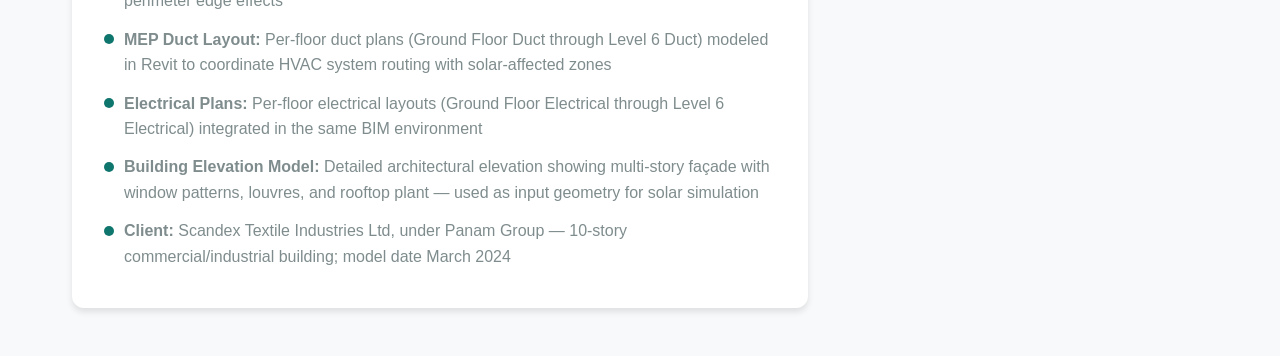
<file: projects/SAEO/Solar Analysis.html>
<!DOCTYPE html>
<html lang="en">

<head>
  <meta charset="UTF-8">
  <link rel="icon" type="image/png" href="../../website_images/msus.png">
  <link href="../../assets/img/apple-touch-icon.png" rel="apple-touch-icon">
  <meta name="viewport" content="width=device-width, initial-scale=1.0">
  <meta name="description" content="Solar Analysis - Scandex Textile Industries Ltd">
  <title>Projects</title>

  <!-- Font Awesome -->
  <link rel="stylesheet" href="https://cdnjs.cloudflare.com/ajax/libs/font-awesome/6.4.0/css/all.min.css">
  <link rel="stylesheet" href="https://cdn.jsdelivr.net/npm/boxicons@2.1.4/css/boxicons.min.css">
  <!-- Project Dark Mode CSS -->
  <link rel="stylesheet" href="../../assets/css/project-dark.css">

  <style>
    * {
      margin: 0;
      padding: 0;
      box-sizing: border-box;
    }

    :root {
      --primary-color: #0F766E;
      --secondary-color: #27ae60;
      --dark-bg: #0a0e27;
      --card-bg: #ffffff;
      --text-primary: #2c3e50;
      --text-secondary: #7f8c8d;
      --border-color: #e1e8ed;
      --shadow: 0 4px 6px rgba(0, 0, 0, 0.1);
      --shadow-hover: 0 8px 15px rgba(0, 0, 0, 0.15);
    }

    body {
      font-family: 'Segoe UI', Tahoma, Geneva, Verdana, sans-serif;
      line-height: 1.6;
      color: var(--text-primary);
      background: #f8f9fa;
    }

    /* Header Navigation */
    .navbar {
      background: var(--card-bg);
      padding: 1rem 0;
      box-shadow: var(--shadow);
      position: sticky;
      top: 0;
      z-index: 100;
    }

    .nav-container {
      max-width: 1200px;
      margin: 0 auto;
      padding: 0 2rem;
      display: flex;
      justify-content: space-between;
      align-items: center;
    }

    .logo {
      font-size: 1.5rem;
      font-weight: bold;
      color: var(--primary-color);
      text-decoration: none;
    }

    .back-btn {
      display: inline-flex;
      align-items: center;
      gap: 0.5rem;
      padding: 0.6rem 1.2rem;
      background: var(--primary-color);
      color: white;
      text-decoration: none;
      border-radius: 8px;
      transition: all 0.3s ease;
      font-weight: 500;
    }

    .back-btn:hover {
      background: var(--secondary-color);
      transform: translateY(-2px);
      box-shadow: var(--shadow-hover);
    }

    /* Main Container */
    .container {
      max-width: 1200px;
      margin: 0 auto;
      padding: 3rem 2rem;
    }

    /* Project Header */
    .project-header {
      text-align: center;
      margin-bottom: 3rem;
    }

    .project-header h1 {
      font-size: 2.5rem;
      color: var(--text-primary);
      margin-bottom: 0.5rem;
    }

    .project-meta {
      display: flex;
      justify-content: center;
      gap: 2rem;
      flex-wrap: wrap;
      color: var(--text-secondary);
      font-size: 0.95rem;
      margin-top: 1rem;
    }

    .meta-item {
      display: flex;
      align-items: center;
      gap: 0.5rem;
    }

    /* Status Badge */
    .status-badge {
      display: inline-block;
      padding: 0.4rem 1rem;
      background: #d4edda;
      color: #155724;
      border-radius: 20px;
      font-size: 0.85rem;
      font-weight: 600;
      margin-top: 1rem;
    }

    /* Content Grid */
    .content-grid {
      display: grid;
      grid-template-columns: 2fr 1fr;
      gap: 2rem;
      margin-top: 2rem;
    }

    /* Main Content */
    .main-content {
      background: var(--card-bg);
      padding: 2rem;
      border-radius: 12px;
      box-shadow: var(--shadow);
    }

    .section {
      margin-bottom: 2rem;
    }

    .section:last-child {
      margin-bottom: 0;
    }

    .section h2 {
      font-size: 1.5rem;
      color: var(--text-primary);
      margin-bottom: 1rem;
      padding-bottom: 0.5rem;
      text-align: justify;
      border-bottom: 2px solid var(--primary-color);
    }

    .section p {
      color: var(--text-secondary);
      line-height: 1.8;
      margin-bottom: 1rem;
    }

    .section ul {
      list-style: none;
      padding-left: 0;
    }

    /* ── Aligned icon & dot with text ── */
    .section ul li {
      padding: 0.4rem 0;
      color: var(--text-secondary);
      display: flex;
      align-items: flex-start;
      gap: 0.6rem;
    }

    .section ul li:before {
      content: none;
    }

    .section ul li .li-icon {
      width: 1.5rem;
      height: 1.5rem;
      min-width: 1.5rem;
      background: #e8f5e9;
      border-radius: 5px;
      display: flex;
      align-items: center;
      justify-content: center;
      font-size: 0.7rem;
      line-height: 1;
      color: #0F766E;
      flex-shrink: 0;
      margin-top: 0.15rem;
    }

    .section ul li .li-dot {
      width: 0.65rem;
      height: 0.65rem;
      min-width: 0.65rem;
      background: #0F766E;
      border-radius: 50%;
      flex-shrink: 0;
      margin-top: 0.45rem;
    }

    /* Sidebar */
    .sidebar {
      display: flex;
      flex-direction: column;
      gap: 1.5rem;
    }

    .info-card {
      background: var(--card-bg);
      padding: 1.5rem;
      border-radius: 12px;
      box-shadow: var(--shadow);
    }

    .info-card h3 {
      font-size: 1.1rem;
      color: var(--text-primary);
      margin-bottom: 1rem;
      text-align: justify;
      display: flex;
      align-items: center;
      gap: 0.5rem;
    }

    .info-item {
      padding: 0.7rem 0;
      border-bottom: 1px solid var(--border-color);
    }

    .info-item:last-child {
      border-bottom: none;
    }

    .info-label {
      font-size: 0.85rem;
      color: var(--text-secondary);
      display: block;
      margin-bottom: 0.3rem;
    }

    .info-value {
      color: var(--text-primary);
      font-weight: 500;
    }

    /* Tech Stack Tags */
    .tech-tags {
      display: flex;
      flex-wrap: wrap;
      gap: 0.5rem;
      margin-top: 0.5rem;
    }

    .tech-tag {
      background: #e8f5e9;
      color: #2e7d32;
      padding: 0.4rem 0.8rem;
      border-radius: 6px;
      font-size: 0.85rem;
      font-weight: 500;
    }

    /* Action Buttons */
    .action-buttons {
      display: flex;
      gap: 1rem;
      margin-top: 1rem;
    }

    .btn {
      flex: 1;
      padding: 0.8rem;
      border: none;
      border-radius: 8px;
      font-size: 0.95rem;
      font-weight: 600;
      cursor: pointer;
      transition: all 0.3s ease;
      text-align: center;
      text-decoration: none;
      display: inline-block;
    }

    .btn-primary {
      background: var(--primary-color);
      color: white;
    }

    .btn-primary:hover {
      background: var(--secondary-color);
      transform: translateY(-2px);
      box-shadow: var(--shadow-hover);
    }

    .btn-secondary {
      background: #3498db;
      color: white;
    }

    .btn-secondary:hover {
      background: #2980b9;
      transform: translateY(-2px);
    }

    /* Responsive Design */
    @media (max-width: 968px) {
      .content-grid {
        grid-template-columns: 1fr;
      }

      .project-header h1 {
        font-size: 2rem;
      }

      .container {
        padding: 2rem 1rem;
      }
    }
  </style>
</head>

<body>
  <!-- Navigation -->
  <nav class="navbar">
    <div class="nav-container">
      <a href="../../index.html" class="logo">Md. Shafayat Ullah Shanto</a>
      <a href="../../index.html" class="back-btn">
        <i class="fas fa-arrow-left"></i> Back to Portfolio
      </a>
    </div>
  </nav>

  <!-- Main Container -->
  <div class="container">
    <!-- Project Header -->
    <div class="project-header">
      <h1>Solar Analysis – Scandex Textile Industries Ltd</h1>
    </div>

    <!-- Content Grid -->
    <div class="content-grid">
      <!-- Main Content -->
      <div class="main-content">

        <!-- Overview Section -->
        <div class="section">
          <h2>Overview</h2>
          <p>
            This project involved conducting a comprehensive <strong>solar radiation analysis</strong> for the <strong>Scandex Textile Industries Ltd</strong> building, a 10-story commercial facility under the <strong>Panam Group</strong>. The analysis was performed using <strong>Autodesk Insight</strong> within <strong>Autodesk Revit</strong> to evaluate solar exposure across all building surfaces and floor levels.
          </p>
          <p>
            The primary objective was to identify high solar gain zones (rooftop and facade), optimize energy efficiency strategies, and support informed decisions on façade design, shading, glazing placement and HVAC load calculations. The full BIM model — spanning Basement through Level 8 with structural, duct and electrical plans — was developed in Revit and used as the basis for the solar simulation.
          </p>
        </div>

        <!-- Key Features Section -->
        <div class="section">
          <h2>Key Features</h2>
          <ul>
            <li><span class="li-icon"><i class="fas fa-sun"></i></span>Full building solar radiation analysis across all 10 floors (Basement to Level 8) using Autodesk Insight</li>
            <li><span class="li-icon"><i class="fas fa-layer-group"></i></span>Per-floor solar heatmap generation — plan view color mapping from low (purple) to high (yellow) solar gain</li>
            <li><span class="li-icon"><i class="fas fa-building"></i></span>Complete 3D BIM model built in Autodesk Revit including architectural, MEP duct and electrical systems</li>
            <li><span class="li-icon"><i class="fas fa-th"></i></span>Rooftop analysis identified maximum solar exposure zones to support solar panel placement optimization</li>
            <li><span class="li-icon"><i class="fas fa-wind"></i></span>Facade solar exposure mapped to guide glazing selection, shading device design and HVAC load estimation</li>
            <li><span class="li-icon"><i class="fas fa-chart-area"></i></span>Energy performance benchmarking to support green building compliance and sustainability targets</li>
            <li><span class="li-icon"><i class="fas fa-drafting-compass"></i></span>Multi-discipline BIM coordination — structural plans, ceiling plans, duct layouts and electrical plans all integrated</li>
            <li><span class="li-icon"><i class="fas fa-leaf"></i></span>Findings used to optimize building envelope and reduce cooling energy demand for the textile facility</li>
          </ul>
        </div>

        <!-- Technical Components Section -->
        <div class="section">
          <h2>Technical Components</h2>
          <ul>
            <li><span class="li-dot"></span><span><strong>BIM Model (Revit – Scandex Textile Industries Ltd):</strong> Full 10-story building model including Basement, Ground Floor, Levels 1–8; structural plans, ceiling plans, and 3D views coordinated across disciplines</span></li>
            <li><span class="li-dot"></span><span><strong>Solar Analysis Tool:</strong> Autodesk Insight integrated within Revit — used to simulate annual and seasonal solar radiation on all building surfaces</span></li>
            <li><span class="li-dot"></span><span><strong>Radiation Heatmap (3D):</strong> Isometric color-coded radiation map of the full building showing yellow (high solar gain) and purple (low/shaded) zones per floor slab and façade panel</span></li>
            <li><span class="li-dot"></span><span><strong>Radiation Heatmap (Plan View):</strong> Floor-level plan heatmaps for each level showing solar intensity distribution across the open-plan floor plate, identifying columns, cores and perimeter edge effects</span></li>
            <li><span class="li-dot"></span><span><strong>MEP Duct Layout:</strong> Per-floor duct plans (Ground Floor Duct through Level 6 Duct) modeled in Revit to coordinate HVAC system routing with solar-affected zones</span></li>
            <li><span class="li-dot"></span><span><strong>Electrical Plans:</strong> Per-floor electrical layouts (Ground Floor Electrical through Level 6 Electrical) integrated in the same BIM environment</span></li>
            <li><span class="li-dot"></span><span><strong>Building Elevation Model:</strong> Detailed architectural elevation showing multi-story façade with window patterns, louvres, and rooftop plant — used as input geometry for solar simulation</span></li>
            <li><span class="li-dot"></span><span><strong>Client:</strong> Scandex Textile Industries Ltd, under Panam Group — 10-story commercial/industrial building; model date March 2024</span></li>
          </ul>
        </div>

      </div>

      <!-- Sidebar -->
      <div class="sidebar">

        <!-- Project Details -->
        <div class="info-card">
          <h3>🗂️ Project Details</h3>
          <div class="info-item">
            <span class="info-label"><strong>Status</strong></span>
            <span class="status-badge" style="background: #d4edda; color: #155724;">
              ✅ Completed
            </span>
          </div>
          <div class="info-item">
            <span class="info-label"><strong>Client</strong></span>
            <span class="info-value">Scandex Textile Industries Ltd</span>
          </div>
          <div class="info-item">
            <span class="info-label"><strong>Group</strong></span>
            <span class="info-value">Panam Group</span>
          </div>
          <div class="info-item">
            <span class="info-label"><strong>Category</strong></span>
            <span class="info-value">Solar Analysis, BIM, Energy Efficiency</span>
          </div>
          <div class="info-item">
            <span class="info-label"><strong>Building Type</strong></span>
            <span class="info-value">Commercial / Industrial</span>
          </div>
          <div class="info-item">
            <span class="info-label"><strong>No. of Floors</strong></span>
            <span class="info-value">10 Stories (Basement – Level 8)</span>
          </div>
          <div class="info-item">
            <span class="info-label"><strong>BIM Project Name</strong></span>
            <span class="info-value">Scandex Textile Industries Ltd</span>
          </div>
          <div class="info-item">
            <span class="info-label"><strong>Model Date</strong></span>
            <span class="info-value">March 2024</span>
          </div>
        </div>

        <!-- Tools & Technologies -->
        <div class="info-card">
          <h3>⚙️ Tools &amp; Technologies</h3>
          <div class="tech-tags">
            <span class="tech-tag">Autodesk Revit</span>
            <span class="tech-tag">Autodesk Insight</span>
            <span class="tech-tag">BIM Modeling</span>
            <span class="tech-tag">Solar Simulation</span>
            <span class="tech-tag">MEP Coordination</span>
            <span class="tech-tag">Energy Analysis</span>
            <span class="tech-tag">3D Heatmapping</span>
            <span class="tech-tag">Electrical Planning</span>
          </div>
        </div>

        <!-- Skills Demonstrated -->
        <div class="info-card">
          <h3>🏅 Skills Demonstrated</h3>
          <div class="tech-tags">
            <span class="tech-tag">Solar Energy Analysis</span>
            <span class="tech-tag">BIM Coordination</span>
            <span class="tech-tag">Building Performance</span>
            <span class="tech-tag">HVAC Load Estimation</span>
            <span class="tech-tag">Facade Optimization</span>
            <span class="tech-tag">Sustainable Design</span>
            <span class="tech-tag">Multi-discipline BIM</span>
          </div>
        </div>

      </div>
    </div>
  </div>

  <!-- Dark Mode Toggle Button -->
  <button class="dark-mode-btn" id="darkModeToggle" title="Toggle Dark Mode" aria-label="Toggle dark mode">
    <i id="darkModeIcon" class="bx bx-moon"></i>
  </button>

  <script>
    var btn = document.getElementById("darkModeToggle");
    var icon = document.getElementById("darkModeIcon");
    var html = document.documentElement;
    var saved = localStorage.getItem("theme") || "light";
    html.setAttribute("data-theme", saved);
    updateIcon(saved);
    btn.addEventListener("click", function () {
      var current = html.getAttribute("data-theme");
      var next = current === "dark" ? "light" : "dark";
      html.setAttribute("data-theme", next);
      localStorage.setItem("theme", next);
      updateIcon(next);
    });
    function updateIcon(theme) {
      icon.className = theme === "dark" ? "bx bx-sun" : "bx bx-moon";
    }
  </script>

</body>

</html>
</file>
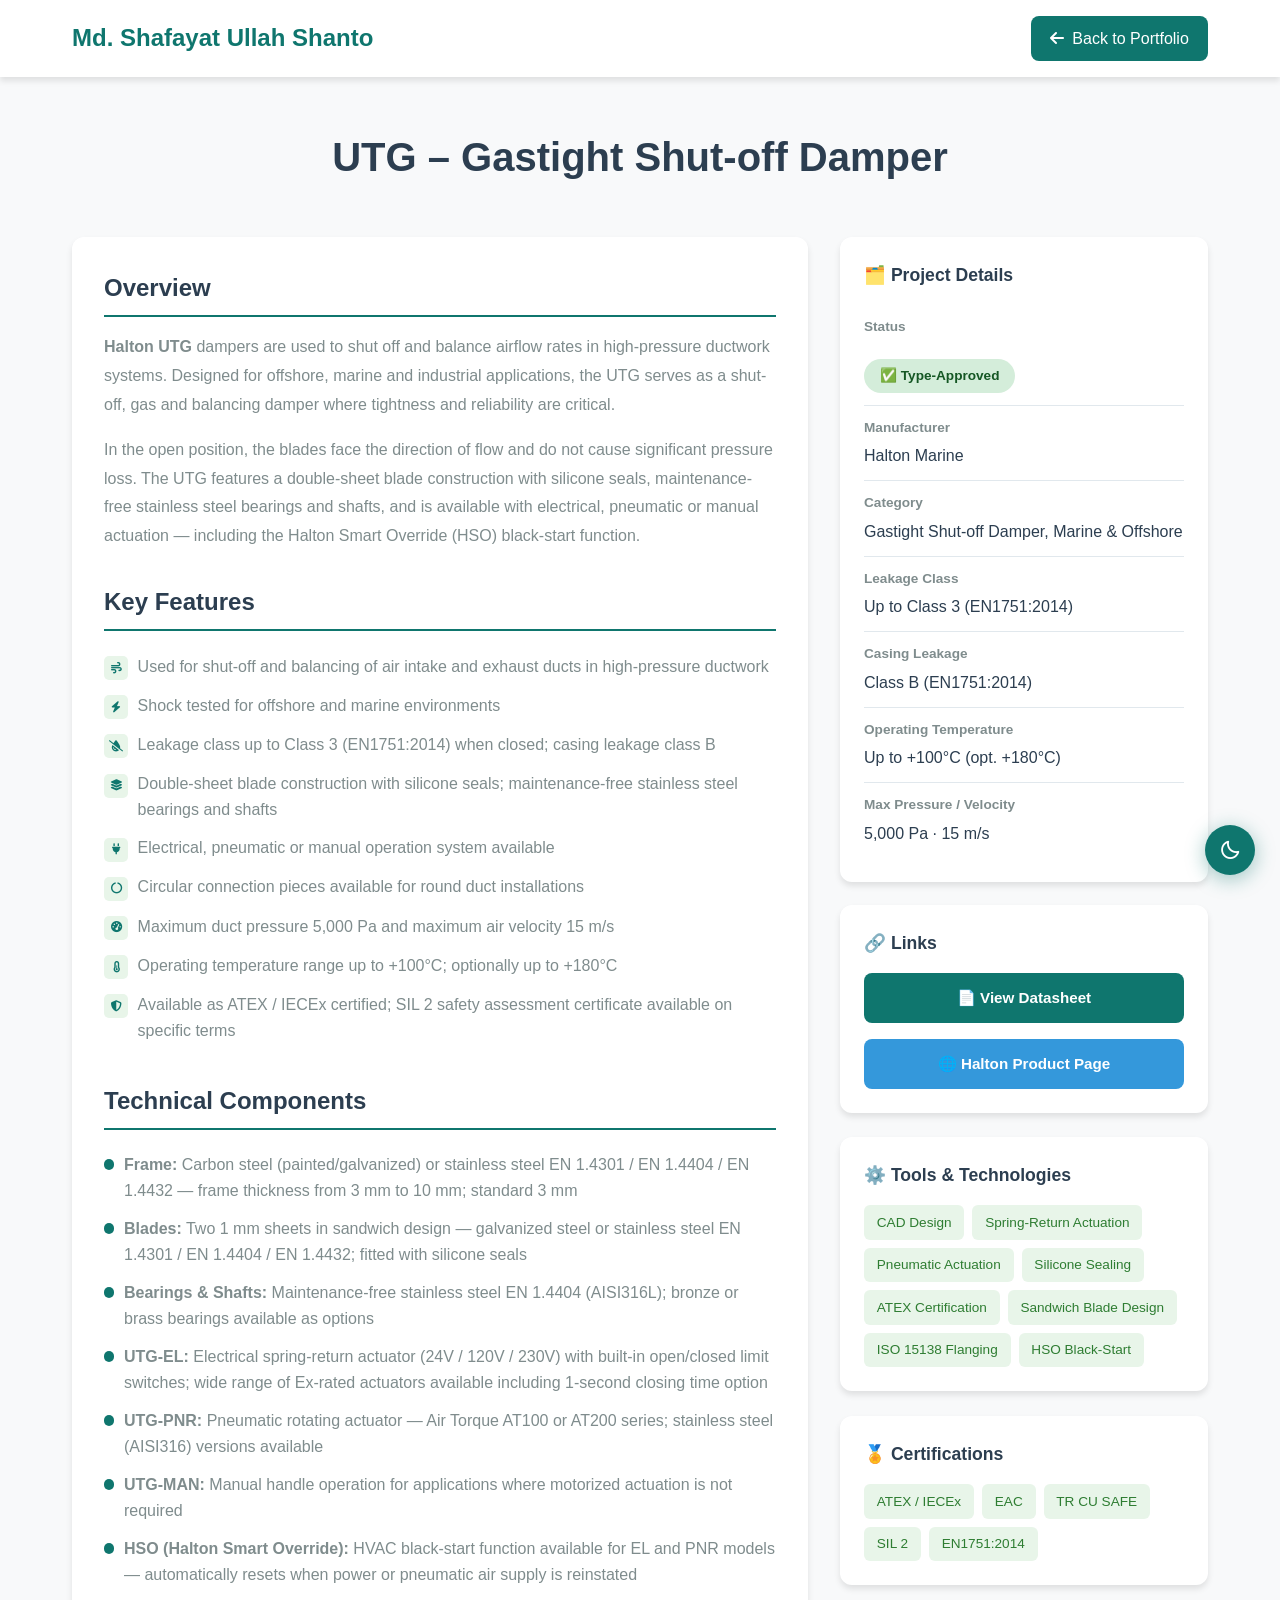
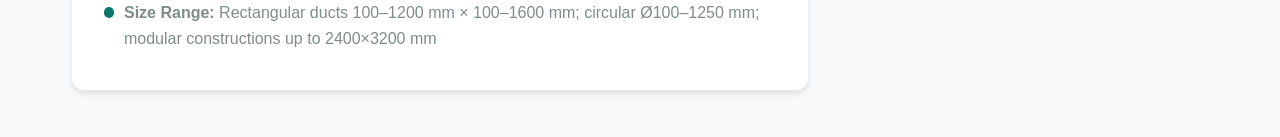
<file: projects/UTG/UTG.html>
<!DOCTYPE html>
<html lang="en">

<head>
  <meta charset="UTF-8">
  <link rel="icon" type="image/png" href="../../website_images/msus.png">
  <link href="../../assets/img/apple-touch-icon.png" rel="apple-touch-icon">
  <meta name="viewport" content="width=device-width, initial-scale=1.0">
  <meta name="description" content="Damper - HVAC System Project">
  <title>Projects</title>

  <!-- Font Awesome -->
  <link rel="stylesheet" href="https://cdnjs.cloudflare.com/ajax/libs/font-awesome/6.4.0/css/all.min.css">
  <link rel="stylesheet" href="https://cdn.jsdelivr.net/npm/boxicons@2.1.4/css/boxicons.min.css">
  <!-- Project Dark Mode CSS -->
  <link rel="stylesheet" href="../../assets/css/project-dark.css">

  <style>
    * {
      margin: 0;
      padding: 0;
      box-sizing: border-box;
    }

    :root {
      --primary-color: #0F766E;
      --secondary-color: #27ae60;
      --dark-bg: #0a0e27;
      --card-bg: #ffffff;
      --text-primary: #2c3e50;
      --text-secondary: #7f8c8d;
      --border-color: #e1e8ed;
      --shadow: 0 4px 6px rgba(0, 0, 0, 0.1);
      --shadow-hover: 0 8px 15px rgba(0, 0, 0, 0.15);
    }

    body {
      font-family: 'Segoe UI', Tahoma, Geneva, Verdana, sans-serif;
      line-height: 1.6;
      color: var(--text-primary);
      background: #f8f9fa;
    }

    /* Header Navigation */
    .navbar {
      background: var(--card-bg);
      padding: 1rem 0;
      box-shadow: var(--shadow);
      position: sticky;
      top: 0;
      z-index: 100;
    }

    .nav-container {
      max-width: 1200px;
      margin: 0 auto;
      padding: 0 2rem;
      display: flex;
      justify-content: space-between;
      align-items: center;
    }

    .logo {
      font-size: 1.5rem;
      font-weight: bold;
      color: var(--primary-color);
      text-decoration: none;
    }

    .back-btn {
      display: inline-flex;
      align-items: center;
      gap: 0.5rem;
      padding: 0.6rem 1.2rem;
      background: var(--primary-color);
      color: white;
      text-decoration: none;
      border-radius: 8px;
      transition: all 0.3s ease;
      font-weight: 500;
    }

    .back-btn:hover {
      background: var(--secondary-color);
      transform: translateY(-2px);
      box-shadow: var(--shadow-hover);
    }

    /* Main Container */
    .container {
      max-width: 1200px;
      margin: 0 auto;
      padding: 3rem 2rem;
    }

    /* Project Header */
    .project-header {
      text-align: center;
      margin-bottom: 3rem;
    }

    .project-header h1 {
      font-size: 2.5rem;
      color: var(--text-primary);
      margin-bottom: 0.5rem;
    }

    .project-meta {
      display: flex;
      justify-content: center;
      gap: 2rem;
      flex-wrap: wrap;
      color: var(--text-secondary);
      font-size: 0.95rem;
      margin-top: 1rem;
    }

    .meta-item {
      display: flex;
      align-items: center;
      gap: 0.5rem;
    }

    /* Status Badge */
    .status-badge {
      display: inline-block;
      padding: 0.4rem 1rem;
      background: #d4edda;
      color: #155724;
      border-radius: 20px;
      font-size: 0.85rem;
      font-weight: 600;
      margin-top: 1rem;
    }

    /* Content Grid */
    .content-grid {
      display: grid;
      grid-template-columns: 2fr 1fr;
      gap: 2rem;
      margin-top: 2rem;
    }

    /* Main Content */
    .main-content {
      background: var(--card-bg);
      padding: 2rem;
      border-radius: 12px;
      box-shadow: var(--shadow);
    }

    .section {
      margin-bottom: 2rem;
    }

    .section:last-child {
      margin-bottom: 0;
    }

    .section h2 {
      font-size: 1.5rem;
      color: var(--text-primary);
      margin-bottom: 1rem;
      padding-bottom: 0.5rem;
      text-align: justify;
      border-bottom: 2px solid var(--primary-color);
    }

    .section p {
      color: var(--text-secondary);
      line-height: 1.8;
      margin-bottom: 1rem;
    }

    .section ul {
      list-style: none;
      padding-left: 0;
    }

    /* ── Aligned icon & dot with text ── */
    .section ul li {
      padding: 0.4rem 0;
      color: var(--text-secondary);
      display: flex;
      align-items: flex-start;
      gap: 0.6rem;
    }

    .section ul li:before {
      content: none;
    }

    .section ul li .li-icon {
      width: 1.5rem;
      height: 1.5rem;
      min-width: 1.5rem;
      background: #e8f5e9;
      border-radius: 5px;
      display: flex;
      align-items: center;
      justify-content: center;
      font-size: 0.7rem;
      line-height: 1;
      color: #0F766E;
      flex-shrink: 0;
      margin-top: 0.15rem;
    }

    .section ul li .li-dot {
      width: 0.65rem;
      height: 0.65rem;
      min-width: 0.65rem;
      background: #0F766E;
      border-radius: 50%;
      flex-shrink: 0;
      margin-top: 0.45rem;
    }

    /* Sidebar */
    .sidebar {
      display: flex;
      flex-direction: column;
      gap: 1.5rem;
    }

    .info-card {
      background: var(--card-bg);
      padding: 1.5rem;
      border-radius: 12px;
      box-shadow: var(--shadow);
    }

    .info-card h3 {
      font-size: 1.1rem;
      color: var(--text-primary);
      margin-bottom: 1rem;
      text-align: justify;
      display: flex;
      align-items: center;
      gap: 0.5rem;
    }

    .info-item {
      padding: 0.7rem 0;
      border-bottom: 1px solid var(--border-color);
    }

    .info-item:last-child {
      border-bottom: none;
    }

    .info-label {
      font-size: 0.85rem;
      color: var(--text-secondary);
      display: block;
      margin-bottom: 0.3rem;
    }

    .info-value {
      color: var(--text-primary);
      font-weight: 500;
    }

    /* Tech Stack Tags */
    .tech-tags {
      display: flex;
      flex-wrap: wrap;
      gap: 0.5rem;
      margin-top: 0.5rem;
    }

    .tech-tag {
      background: #e8f5e9;
      color: #2e7d32;
      padding: 0.4rem 0.8rem;
      border-radius: 6px;
      font-size: 0.85rem;
      font-weight: 500;
    }

    /* Action Buttons */
    .action-buttons {
      display: flex;
      gap: 1rem;
      margin-top: 1rem;
    }

    .btn {
      flex: 1;
      padding: 0.8rem;
      border: none;
      border-radius: 8px;
      font-size: 0.95rem;
      font-weight: 600;
      cursor: pointer;
      transition: all 0.3s ease;
      text-align: center;
      text-decoration: none;
      display: inline-block;
    }

    .btn-primary {
      background: var(--primary-color);
      color: white;
    }

    .btn-primary:hover {
      background: var(--secondary-color);
      transform: translateY(-2px);
      box-shadow: var(--shadow-hover);
    }

    .btn-secondary {
      background: #3498db;
      color: white;
    }

    .btn-secondary:hover {
      background: #2980b9;
      transform: translateY(-2px);
    }

    /* Responsive Design */
    @media (max-width: 968px) {
      .content-grid {
        grid-template-columns: 1fr;
      }

      .project-header h1 {
        font-size: 2rem;
      }

      .container {
        padding: 2rem 1rem;
      }
    }
  </style>
</head>

<body>
  <!-- Navigation -->
  <nav class="navbar">
    <div class="nav-container">
      <a href="../../index.html" class="logo">Md. Shafayat Ullah Shanto</a>
      <a href="../../index.html" class="back-btn">
        <i class="fas fa-arrow-left"></i> Back to Portfolio
      </a>
    </div>
  </nav>

  <!-- Main Container -->
  <div class="container">
    <!-- Project Header -->
    <div class="project-header">
      <h1>UTG – Gastight Shut-off Damper</h1>
    </div>

    <!-- Content Grid -->
    <div class="content-grid">
      <!-- Main Content -->
      <div class="main-content">

        <!-- Overview Section -->
        <div class="section">
          <h2>Overview</h2>
          <p>
            <strong>Halton UTG</strong> dampers are used to shut off and balance airflow rates in high-pressure ductwork systems. Designed for offshore, marine and industrial applications, the UTG serves as a shut-off, gas and balancing damper where tightness and reliability are critical.
          </p>
          <p>
            In the open position, the blades face the direction of flow and do not cause significant pressure loss. The UTG features a double-sheet blade construction with silicone seals, maintenance-free stainless steel bearings and shafts, and is available with electrical, pneumatic or manual actuation — including the Halton Smart Override (HSO) black-start function.
          </p>
        </div>

        <!-- Key Features Section -->
        <div class="section">
          <h2>Key Features</h2>
          <ul>
            <li><span class="li-icon"><i class="fas fa-wind"></i></span>Used for shut-off and balancing of air intake and exhaust ducts in high-pressure ductwork</li>
            <li><span class="li-icon"><i class="fas fa-bolt"></i></span>Shock tested for offshore and marine environments</li>
            <li><span class="li-icon"><i class="fas fa-tint-slash"></i></span>Leakage class up to Class 3 (EN1751:2014) when closed; casing leakage class B</li>
            <li><span class="li-icon"><i class="fas fa-layer-group"></i></span>Double-sheet blade construction with silicone seals; maintenance-free stainless steel bearings and shafts</li>
            <li><span class="li-icon"><i class="fas fa-plug"></i></span>Electrical, pneumatic or manual operation system available</li>
            <li><span class="li-icon"><i class="fas fa-circle-notch"></i></span>Circular connection pieces available for round duct installations</li>
            <li><span class="li-icon"><i class="fas fa-tachometer-alt"></i></span>Maximum duct pressure 5,000 Pa and maximum air velocity 15 m/s</li>
            <li><span class="li-icon"><i class="fas fa-thermometer-half"></i></span>Operating temperature range up to +100°C; optionally up to +180°C</li>
            <li><span class="li-icon"><i class="fas fa-shield-alt"></i></span>Available as ATEX / IECEx certified; SIL 2 safety assessment certificate available on specific terms</li>
          </ul>
        </div>

        <!-- Technical Components Section -->
        <div class="section">
          <h2>Technical Components</h2>
          <ul>
            <li><span class="li-dot"></span><span><strong>Frame:</strong> Carbon steel (painted/galvanized) or stainless steel EN 1.4301 / EN 1.4404 / EN 1.4432 — frame thickness from 3 mm to 10 mm; standard 3 mm</span></li>
            <li><span class="li-dot"></span><span><strong>Blades:</strong> Two 1 mm sheets in sandwich design — galvanized steel or stainless steel EN 1.4301 / EN 1.4404 / EN 1.4432; fitted with silicone seals</span></li>
            <li><span class="li-dot"></span><span><strong>Bearings &amp; Shafts:</strong> Maintenance-free stainless steel EN 1.4404 (AISI316L); bronze or brass bearings available as options</span></li>
            <li><span class="li-dot"></span><span><strong>UTG-EL:</strong> Electrical spring-return actuator (24V / 120V / 230V) with built-in open/closed limit switches; wide range of Ex-rated actuators available including 1-second closing time option</span></li>
            <li><span class="li-dot"></span><span><strong>UTG-PNR:</strong> Pneumatic rotating actuator — Air Torque AT100 or AT200 series; stainless steel (AISI316) versions available</span></li>
            <li><span class="li-dot"></span><span><strong>UTG-MAN:</strong> Manual handle operation for applications where motorized actuation is not required</span></li>
            <li><span class="li-dot"></span><span><strong>HSO (Halton Smart Override):</strong> HVAC black-start function available for EL and PNR models — automatically resets when power or pneumatic air supply is reinstated</span></li>
            <li><span class="li-dot"></span><span><strong>Size Range:</strong> Rectangular ducts 100–1200 mm × 100–1600 mm; circular Ø100–1250 mm; modular constructions up to 2400×3200 mm</span></li>
          </ul>
        </div>

      </div>

      <!-- Sidebar -->
      <div class="sidebar">

        <!-- Project Details -->
        <div class="info-card">
          <h3>🗂️ Project Details</h3>
          <div class="info-item">
            <span class="info-label"><strong>Status</strong></span>
            <span class="status-badge" style="background: #d4edda; color: #155724;">
              ✅ Type-Approved
            </span>
          </div>
          <div class="info-item">
            <span class="info-label"><strong>Manufacturer</strong></span>
            <span class="info-value">Halton Marine</span>
          </div>
          <div class="info-item">
            <span class="info-label"><strong>Category</strong></span>
            <span class="info-value">Gastight Shut-off Damper, Marine &amp; Offshore</span>
          </div>
          <div class="info-item">
            <span class="info-label"><strong>Leakage Class</strong></span>
            <span class="info-value">Up to Class 3 (EN1751:2014)</span>
          </div>
          <div class="info-item">
            <span class="info-label"><strong>Casing Leakage</strong></span>
            <span class="info-value">Class B (EN1751:2014)</span>
          </div>
          <div class="info-item">
            <span class="info-label"><strong>Operating Temperature</strong></span>
            <span class="info-value">Up to +100°C (opt. +180°C)</span>
          </div>
          <div class="info-item">
            <span class="info-label"><strong>Max Pressure / Velocity</strong></span>
            <span class="info-value">5,000 Pa · 15 m/s</span>
          </div>
        </div>

        <!-- Links -->
        <div class="info-card">
          <h3>🔗 Links</h3>
          <div class="action-buttons">
            <a href="https://www.halton.com/app/uploads/2020/08/Halton-UTG-datasheet-2025.pdf" class="btn btn-primary" target="_blank">
              📄 View Datasheet
            </a>
          </div>
          <div class="action-buttons">
            <a href="https://www.halton.com/products/utg-gastight-shut-off-damper/" class="btn btn-secondary" target="_blank">
              🌐 Halton Product Page
            </a>
          </div>
        </div>

        <!-- Tools & Technologies -->
        <div class="info-card">
          <h3>⚙️ Tools &amp; Technologies</h3>
          <div class="tech-tags">
            <span class="tech-tag">CAD Design</span>
            <span class="tech-tag">Spring-Return Actuation</span>
            <span class="tech-tag">Pneumatic Actuation</span>
            <span class="tech-tag">Silicone Sealing</span>
            <span class="tech-tag">ATEX Certification</span>
            <span class="tech-tag">Sandwich Blade Design</span>
            <span class="tech-tag">ISO 15138 Flanging</span>
            <span class="tech-tag">HSO Black-Start</span>
          </div>
        </div>

        <!-- Certifications -->
        <div class="info-card">
          <h3>🏅 Certifications</h3>
          <div class="tech-tags">
            <span class="tech-tag">ATEX / IECEx</span>
            <span class="tech-tag">EAC</span>
            <span class="tech-tag">TR CU SAFE</span>
            <span class="tech-tag">SIL 2</span>
            <span class="tech-tag">EN1751:2014</span>
          </div>
        </div>

      </div>
    </div>
  </div>

  <!-- Dark Mode Toggle Button -->
  <button class="dark-mode-btn" id="darkModeToggle" title="Toggle Dark Mode" aria-label="Toggle dark mode">
    <i id="darkModeIcon" class="bx bx-moon"></i>
  </button>

  <script>
    var btn = document.getElementById("darkModeToggle");
    var icon = document.getElementById("darkModeIcon");
    var html = document.documentElement;
    var saved = localStorage.getItem("theme") || "light";
    html.setAttribute("data-theme", saved);
    updateIcon(saved);
    btn.addEventListener("click", function () {
      var current = html.getAttribute("data-theme");
      var next = current === "dark" ? "light" : "dark";
      html.setAttribute("data-theme", next);
      localStorage.setItem("theme", next);
      updateIcon(next);
    });
    function updateIcon(theme) {
      icon.className = theme === "dark" ? "bx bx-sun" : "bx bx-moon";
    }
  </script>

</body>

</html>
</file>
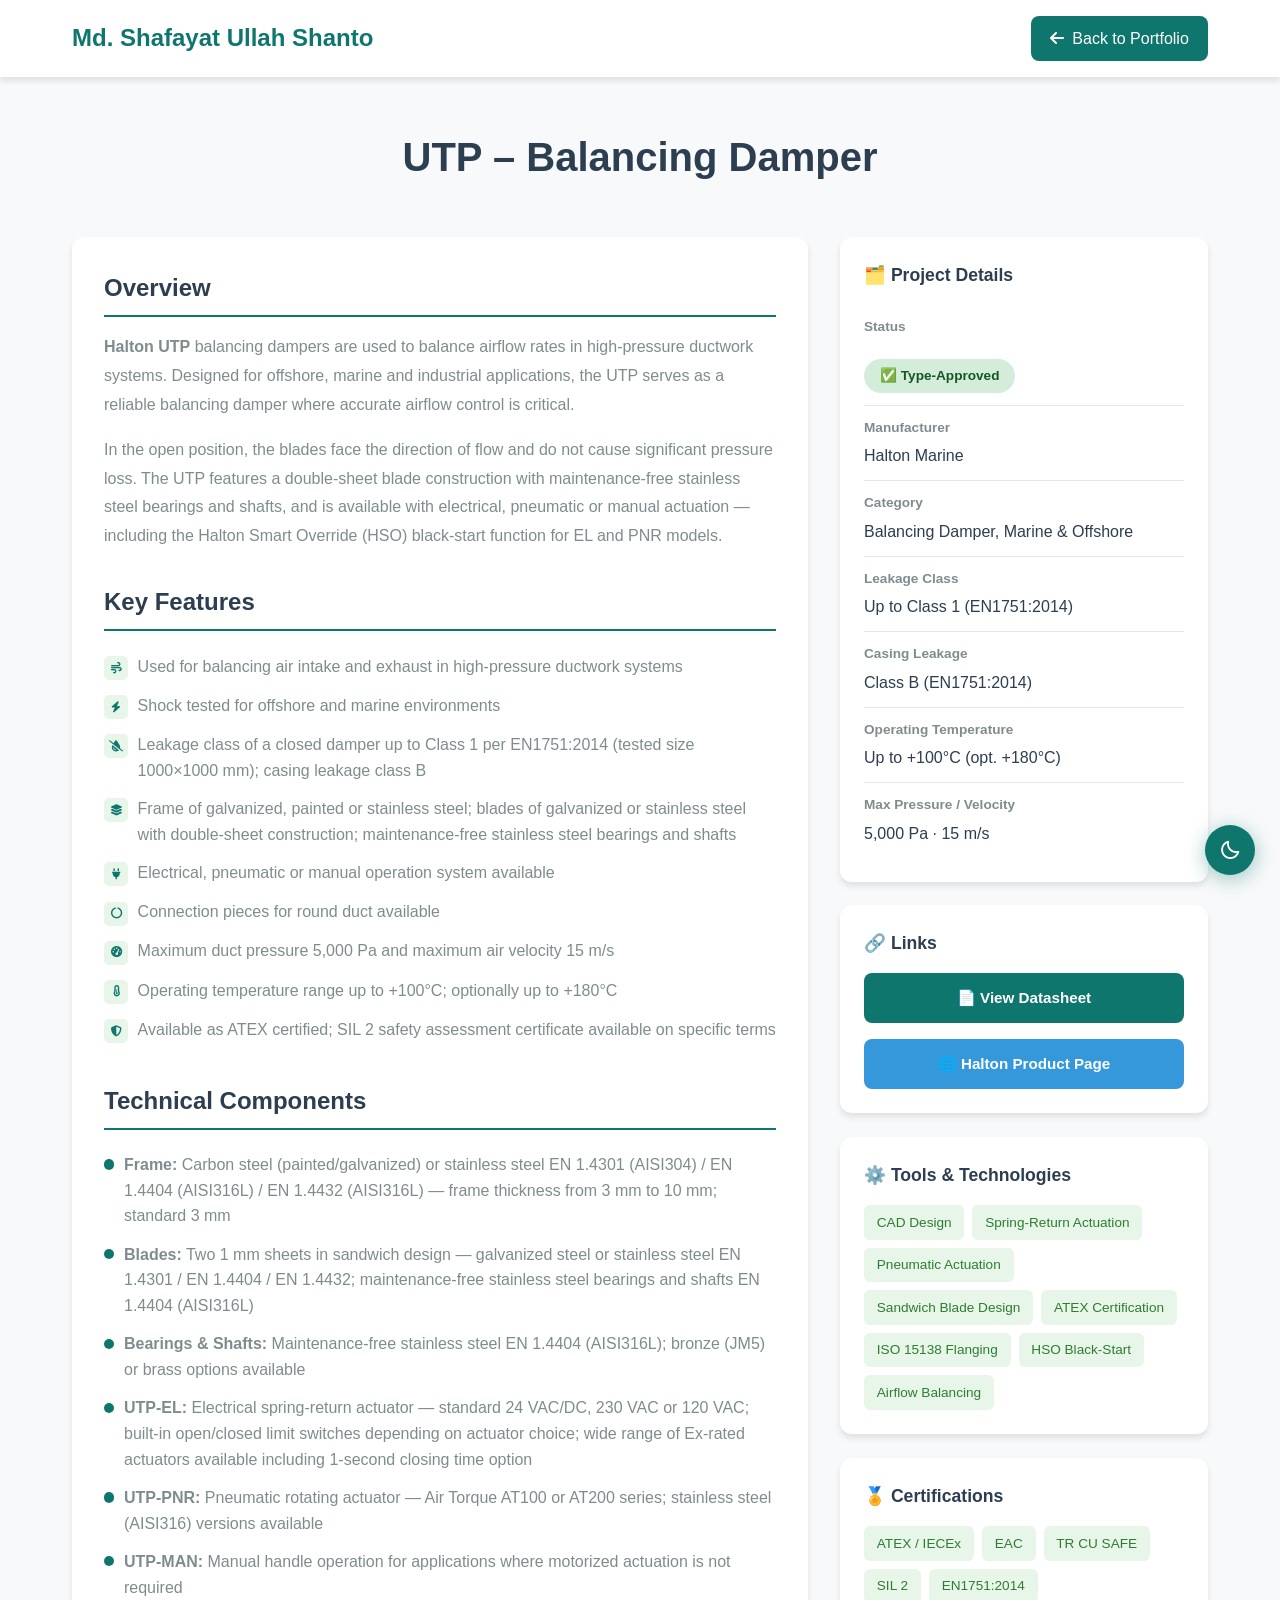
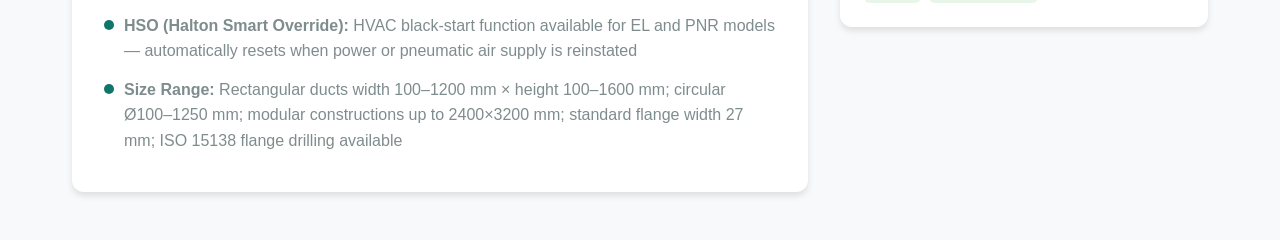
<file: projects/UTP/UTP.html>
<!DOCTYPE html>
<html lang="en">

<head>
  <meta charset="UTF-8">
  <link rel="icon" type="image/png" href="../../website_images/msus.png">
  <link href="../../assets/img/apple-touch-icon.png" rel="apple-touch-icon">
  <meta name="viewport" content="width=device-width, initial-scale=1.0">
  <meta name="description" content="Damper - HVAC System Project">
  <title>Projects</title>

  <!-- Font Awesome -->
  <link rel="stylesheet" href="https://cdnjs.cloudflare.com/ajax/libs/font-awesome/6.4.0/css/all.min.css">
  <link rel="stylesheet" href="https://cdn.jsdelivr.net/npm/boxicons@2.1.4/css/boxicons.min.css">
  <!-- Project Dark Mode CSS -->
  <link rel="stylesheet" href="../../assets/css/project-dark.css">

  <style>
    * {
      margin: 0;
      padding: 0;
      box-sizing: border-box;
    }

    :root {
      --primary-color: #0F766E;
      --secondary-color: #27ae60;
      --dark-bg: #0a0e27;
      --card-bg: #ffffff;
      --text-primary: #2c3e50;
      --text-secondary: #7f8c8d;
      --border-color: #e1e8ed;
      --shadow: 0 4px 6px rgba(0, 0, 0, 0.1);
      --shadow-hover: 0 8px 15px rgba(0, 0, 0, 0.15);
    }

    body {
      font-family: 'Segoe UI', Tahoma, Geneva, Verdana, sans-serif;
      line-height: 1.6;
      color: var(--text-primary);
      background: #f8f9fa;
    }

    /* Header Navigation */
    .navbar {
      background: var(--card-bg);
      padding: 1rem 0;
      box-shadow: var(--shadow);
      position: sticky;
      top: 0;
      z-index: 100;
    }

    .nav-container {
      max-width: 1200px;
      margin: 0 auto;
      padding: 0 2rem;
      display: flex;
      justify-content: space-between;
      align-items: center;
    }

    .logo {
      font-size: 1.5rem;
      font-weight: bold;
      color: var(--primary-color);
      text-decoration: none;
    }

    .back-btn {
      display: inline-flex;
      align-items: center;
      gap: 0.5rem;
      padding: 0.6rem 1.2rem;
      background: var(--primary-color);
      color: white;
      text-decoration: none;
      border-radius: 8px;
      transition: all 0.3s ease;
      font-weight: 500;
    }

    .back-btn:hover {
      background: var(--secondary-color);
      transform: translateY(-2px);
      box-shadow: var(--shadow-hover);
    }

    /* Main Container */
    .container {
      max-width: 1200px;
      margin: 0 auto;
      padding: 3rem 2rem;
    }

    /* Project Header */
    .project-header {
      text-align: center;
      margin-bottom: 3rem;
    }

    .project-header h1 {
      font-size: 2.5rem;
      color: var(--text-primary);
      margin-bottom: 0.5rem;
    }

    .project-meta {
      display: flex;
      justify-content: center;
      gap: 2rem;
      flex-wrap: wrap;
      color: var(--text-secondary);
      font-size: 0.95rem;
      margin-top: 1rem;
    }

    .meta-item {
      display: flex;
      align-items: center;
      gap: 0.5rem;
    }

    /* Status Badge */
    .status-badge {
      display: inline-block;
      padding: 0.4rem 1rem;
      background: #d4edda;
      color: #155724;
      border-radius: 20px;
      font-size: 0.85rem;
      font-weight: 600;
      margin-top: 1rem;
    }

    /* Content Grid */
    .content-grid {
      display: grid;
      grid-template-columns: 2fr 1fr;
      gap: 2rem;
      margin-top: 2rem;
    }

    /* Main Content */
    .main-content {
      background: var(--card-bg);
      padding: 2rem;
      border-radius: 12px;
      box-shadow: var(--shadow);
    }

    .section {
      margin-bottom: 2rem;
    }

    .section:last-child {
      margin-bottom: 0;
    }

    .section h2 {
      font-size: 1.5rem;
      color: var(--text-primary);
      margin-bottom: 1rem;
      padding-bottom: 0.5rem;
      text-align: justify;
      border-bottom: 2px solid var(--primary-color);
    }

    .section p {
      color: var(--text-secondary);
      line-height: 1.8;
      margin-bottom: 1rem;
    }

    .section ul {
      list-style: none;
      padding-left: 0;
    }

    /* ── Aligned icon & dot with text ── */
    .section ul li {
      padding: 0.4rem 0;
      color: var(--text-secondary);
      display: flex;
      align-items: flex-start;
      gap: 0.6rem;
    }

    .section ul li:before {
      content: none;
    }

    .section ul li .li-icon {
      width: 1.5rem;
      height: 1.5rem;
      min-width: 1.5rem;
      background: #e8f5e9;
      border-radius: 5px;
      display: flex;
      align-items: center;
      justify-content: center;
      font-size: 0.7rem;
      line-height: 1;
      color: #0F766E;
      flex-shrink: 0;
      margin-top: 0.15rem;
    }

    .section ul li .li-dot {
      width: 0.65rem;
      height: 0.65rem;
      min-width: 0.65rem;
      background: #0F766E;
      border-radius: 50%;
      flex-shrink: 0;
      margin-top: 0.45rem;
    }

    /* Sidebar */
    .sidebar {
      display: flex;
      flex-direction: column;
      gap: 1.5rem;
    }

    .info-card {
      background: var(--card-bg);
      padding: 1.5rem;
      border-radius: 12px;
      box-shadow: var(--shadow);
    }

    .info-card h3 {
      font-size: 1.1rem;
      color: var(--text-primary);
      margin-bottom: 1rem;
      text-align: justify;
      display: flex;
      align-items: center;
      gap: 0.5rem;
    }

    .info-item {
      padding: 0.7rem 0;
      border-bottom: 1px solid var(--border-color);
    }

    .info-item:last-child {
      border-bottom: none;
    }

    .info-label {
      font-size: 0.85rem;
      color: var(--text-secondary);
      display: block;
      margin-bottom: 0.3rem;
    }

    .info-value {
      color: var(--text-primary);
      font-weight: 500;
    }

    /* Tech Stack Tags */
    .tech-tags {
      display: flex;
      flex-wrap: wrap;
      gap: 0.5rem;
      margin-top: 0.5rem;
    }

    .tech-tag {
      background: #e8f5e9;
      color: #2e7d32;
      padding: 0.4rem 0.8rem;
      border-radius: 6px;
      font-size: 0.85rem;
      font-weight: 500;
    }

    /* Action Buttons */
    .action-buttons {
      display: flex;
      gap: 1rem;
      margin-top: 1rem;
    }

    .btn {
      flex: 1;
      padding: 0.8rem;
      border: none;
      border-radius: 8px;
      font-size: 0.95rem;
      font-weight: 600;
      cursor: pointer;
      transition: all 0.3s ease;
      text-align: center;
      text-decoration: none;
      display: inline-block;
    }

    .btn-primary {
      background: var(--primary-color);
      color: white;
    }

    .btn-primary:hover {
      background: var(--secondary-color);
      transform: translateY(-2px);
      box-shadow: var(--shadow-hover);
    }

    .btn-secondary {
      background: #3498db;
      color: white;
    }

    .btn-secondary:hover {
      background: #2980b9;
      transform: translateY(-2px);
    }

    /* Responsive Design */
    @media (max-width: 968px) {
      .content-grid {
        grid-template-columns: 1fr;
      }

      .project-header h1 {
        font-size: 2rem;
      }

      .container {
        padding: 2rem 1rem;
      }
    }
  </style>
</head>

<body>
  <!-- Navigation -->
  <nav class="navbar">
    <div class="nav-container">
      <a href="../../index.html" class="logo">Md. Shafayat Ullah Shanto</a>
      <a href="../../index.html" class="back-btn">
        <i class="fas fa-arrow-left"></i> Back to Portfolio
      </a>
    </div>
  </nav>

  <!-- Main Container -->
  <div class="container">
    <!-- Project Header -->
    <div class="project-header">
      <h1>UTP – Balancing Damper</h1>
    </div>

    <!-- Content Grid -->
    <div class="content-grid">
      <!-- Main Content -->
      <div class="main-content">

        <!-- Overview Section -->
        <div class="section">
          <h2>Overview</h2>
          <p>
            <strong>Halton UTP</strong> balancing dampers are used to balance airflow rates in high-pressure ductwork systems. Designed for offshore, marine and industrial applications, the UTP serves as a reliable balancing damper where accurate airflow control is critical.
          </p>
          <p>
            In the open position, the blades face the direction of flow and do not cause significant pressure loss. The UTP features a double-sheet blade construction with maintenance-free stainless steel bearings and shafts, and is available with electrical, pneumatic or manual actuation — including the Halton Smart Override (HSO) black-start function for EL and PNR models.
          </p>
        </div>

        <!-- Key Features Section -->
        <div class="section">
          <h2>Key Features</h2>
          <ul>
            <li><span class="li-icon"><i class="fas fa-wind"></i></span>Used for balancing air intake and exhaust in high-pressure ductwork systems</li>
            <li><span class="li-icon"><i class="fas fa-bolt"></i></span>Shock tested for offshore and marine environments</li>
            <li><span class="li-icon"><i class="fas fa-tint-slash"></i></span>Leakage class of a closed damper up to Class 1 per EN1751:2014 (tested size 1000×1000 mm); casing leakage class B</li>
            <li><span class="li-icon"><i class="fas fa-layer-group"></i></span>Frame of galvanized, painted or stainless steel; blades of galvanized or stainless steel with double-sheet construction; maintenance-free stainless steel bearings and shafts</li>
            <li><span class="li-icon"><i class="fas fa-plug"></i></span>Electrical, pneumatic or manual operation system available</li>
            <li><span class="li-icon"><i class="fas fa-circle-notch"></i></span>Connection pieces for round duct available</li>
            <li><span class="li-icon"><i class="fas fa-tachometer-alt"></i></span>Maximum duct pressure 5,000 Pa and maximum air velocity 15 m/s</li>
            <li><span class="li-icon"><i class="fas fa-thermometer-half"></i></span>Operating temperature range up to +100°C; optionally up to +180°C</li>
            <li><span class="li-icon"><i class="fas fa-shield-alt"></i></span>Available as ATEX certified; SIL 2 safety assessment certificate available on specific terms</li>
          </ul>
        </div>

        <!-- Technical Components Section -->
        <div class="section">
          <h2>Technical Components</h2>
          <ul>
            <li><span class="li-dot"></span><span><strong>Frame:</strong> Carbon steel (painted/galvanized) or stainless steel EN 1.4301 (AISI304) / EN 1.4404 (AISI316L) / EN 1.4432 (AISI316L) — frame thickness from 3 mm to 10 mm; standard 3 mm</span></li>
            <li><span class="li-dot"></span><span><strong>Blades:</strong> Two 1 mm sheets in sandwich design — galvanized steel or stainless steel EN 1.4301 / EN 1.4404 / EN 1.4432; maintenance-free stainless steel bearings and shafts EN 1.4404 (AISI316L)</span></li>
            <li><span class="li-dot"></span><span><strong>Bearings &amp; Shafts:</strong> Maintenance-free stainless steel EN 1.4404 (AISI316L); bronze (JM5) or brass options available</span></li>
            <li><span class="li-dot"></span><span><strong>UTP-EL:</strong> Electrical spring-return actuator — standard 24 VAC/DC, 230 VAC or 120 VAC; built-in open/closed limit switches depending on actuator choice; wide range of Ex-rated actuators available including 1-second closing time option</span></li>
            <li><span class="li-dot"></span><span><strong>UTP-PNR:</strong> Pneumatic rotating actuator — Air Torque AT100 or AT200 series; stainless steel (AISI316) versions available</span></li>
            <li><span class="li-dot"></span><span><strong>UTP-MAN:</strong> Manual handle operation for applications where motorized actuation is not required</span></li>
            <li><span class="li-dot"></span><span><strong>HSO (Halton Smart Override):</strong> HVAC black-start function available for EL and PNR models — automatically resets when power or pneumatic air supply is reinstated</span></li>
            <li><span class="li-dot"></span><span><strong>Size Range:</strong> Rectangular ducts width 100–1200 mm × height 100–1600 mm; circular Ø100–1250 mm; modular constructions up to 2400×3200 mm; standard flange width 27 mm; ISO 15138 flange drilling available</span></li>
          </ul>
        </div>

      </div>

      <!-- Sidebar -->
      <div class="sidebar">

        <!-- Project Details -->
        <div class="info-card">
          <h3>🗂️ Project Details</h3>
          <div class="info-item">
            <span class="info-label"><strong>Status</strong></span>
            <span class="status-badge" style="background: #d4edda; color: #155724;">
              ✅ Type-Approved
            </span>
          </div>
          <div class="info-item">
            <span class="info-label"><strong>Manufacturer</strong></span>
            <span class="info-value">Halton Marine</span>
          </div>
          <div class="info-item">
            <span class="info-label"><strong>Category</strong></span>
            <span class="info-value">Balancing Damper, Marine &amp; Offshore</span>
          </div>
          <div class="info-item">
            <span class="info-label"><strong>Leakage Class</strong></span>
            <span class="info-value">Up to Class 1 (EN1751:2014)</span>
          </div>
          <div class="info-item">
            <span class="info-label"><strong>Casing Leakage</strong></span>
            <span class="info-value">Class B (EN1751:2014)</span>
          </div>
          <div class="info-item">
            <span class="info-label"><strong>Operating Temperature</strong></span>
            <span class="info-value">Up to +100°C (opt. +180°C)</span>
          </div>
          <div class="info-item">
            <span class="info-label"><strong>Max Pressure / Velocity</strong></span>
            <span class="info-value">5,000 Pa · 15 m/s</span>
          </div>
        </div>

        <!-- Links -->
        <div class="info-card">
          <h3>🔗 Links</h3>
          <div class="action-buttons">
            <a href="https://www.halton.com/app/uploads/2020/08/Halton-UTP-datasheet-2024.pdf" class="btn btn-primary" target="_blank">
              📄 View Datasheet
            </a>
          </div>
          <div class="action-buttons">
            <a href="https://www.halton.com/products/utp-balancing-damper/" class="btn btn-secondary" target="_blank">
              🌐 Halton Product Page
            </a>
          </div>
        </div>

        <!-- Tools & Technologies -->
        <div class="info-card">
          <h3>⚙️ Tools &amp; Technologies</h3>
          <div class="tech-tags">
            <span class="tech-tag">CAD Design</span>
            <span class="tech-tag">Spring-Return Actuation</span>
            <span class="tech-tag">Pneumatic Actuation</span>
            <span class="tech-tag">Sandwich Blade Design</span>
            <span class="tech-tag">ATEX Certification</span>
            <span class="tech-tag">ISO 15138 Flanging</span>
            <span class="tech-tag">HSO Black-Start</span>
            <span class="tech-tag">Airflow Balancing</span>
          </div>
        </div>

        <!-- Certifications -->
        <div class="info-card">
          <h3>🏅 Certifications</h3>
          <div class="tech-tags">
            <span class="tech-tag">ATEX / IECEx</span>
            <span class="tech-tag">EAC</span>
            <span class="tech-tag">TR CU SAFE</span>
            <span class="tech-tag">SIL 2</span>
            <span class="tech-tag">EN1751:2014</span>
          </div>
        </div>

      </div>
    </div>
  </div>

  <!-- Dark Mode Toggle Button -->
  <button class="dark-mode-btn" id="darkModeToggle" title="Toggle Dark Mode" aria-label="Toggle dark mode">
    <i id="darkModeIcon" class="bx bx-moon"></i>
  </button>

  <script>
    var btn = document.getElementById("darkModeToggle");
    var icon = document.getElementById("darkModeIcon");
    var html = document.documentElement;
    var saved = localStorage.getItem("theme") || "light";
    html.setAttribute("data-theme", saved);
    updateIcon(saved);
    btn.addEventListener("click", function () {
      var current = html.getAttribute("data-theme");
      var next = current === "dark" ? "light" : "dark";
      html.setAttribute("data-theme", next);
      localStorage.setItem("theme", next);
      updateIcon(next);
    });
    function updateIcon(theme) {
      icon.className = theme === "dark" ? "bx bx-sun" : "bx bx-moon";
    }
  </script>

</body>

</html>
</file>
<file: assets/css/project-dark.css>
/*==============================================================
  project-dark.css — shared dark mode for all project pages
  Place this file at: assets/css/project-dark.css
  (relative to index.html root)
==============================================================*/

/* ===== CSS Variables ===== */
:root {
  --primary-color: #0F766E;
  --secondary-color: #27ae60;
  --card-bg: #ffffff;
  --text-primary: #2c3e50;
  --text-secondary: #7f8c8d;
  --border-color: #e1e8ed;
  --body-bg: #f8f9fa;
  --navbar-bg: #ffffff;
  --shadow: 0 4px 6px rgba(0, 0, 0, 0.1);
  --shadow-hover: 0 8px 15px rgba(0, 0, 0, 0.15);
  --tag-bg: #e8f5e9;
  --tag-color: #2e7d32;
  --li-icon-bg: #e8f5e9;
}

[data-theme="dark"] {
  --card-bg: #1e293b;
  --text-primary: #e2e8f0;
  --text-secondary: #94a3b8;
  --border-color: #334155;
  --body-bg: #0f172a;
  --navbar-bg: #1e293b;
  --shadow: 0 4px 6px rgba(0, 0, 0, 0.4);
  --shadow-hover: 0 8px 15px rgba(0, 0, 0, 0.5);
  --tag-bg: rgba(15, 118, 110, 0.15);
  --tag-color: #5eead4;
  --li-icon-bg: rgba(15, 118, 110, 0.15);
}

/* ===== Global Dark Apply ===== */
[data-theme="dark"] body {
  background: var(--body-bg) !important;
  color: var(--text-primary) !important;
}

[data-theme="dark"] .navbar {
  background: var(--navbar-bg) !important;
  box-shadow: 0 2px 10px rgba(0, 0, 0, 0.4) !important;
  border-bottom: 1px solid #334155;
}

[data-theme="dark"] .logo {
  color: #5eead4 !important;
}

/* ===== Cards & Main Content ===== */
[data-theme="dark"] .main-content,
[data-theme="dark"] .info-card {
  background: var(--card-bg) !important;
  box-shadow: var(--shadow) !important;
}

[data-theme="dark"] .section h2 {
  color: var(--text-primary) !important;
  border-bottom-color: #0F766E !important;
}

[data-theme="dark"] .section p {
  color: var(--text-secondary) !important;
}

[data-theme="dark"] .section p strong {
  color: #e2e8f0 !important;
}

[data-theme="dark"] .section ul li {
  color: var(--text-secondary) !important;
}

[data-theme="dark"] .section ul li strong {
  color: #e2e8f0 !important;
}

[data-theme="dark"] .li-icon {
  background: var(--li-icon-bg) !important;
  color: #5eead4 !important;
}

[data-theme="dark"] .li-dot {
  background: #5eead4 !important;
}

/* ===== Sidebar ===== */
[data-theme="dark"] .info-card h3 {
  color: var(--text-primary) !important;
}

[data-theme="dark"] .info-item {
  border-bottom-color: var(--border-color) !important;
}

[data-theme="dark"] .info-label {
  color: var(--text-secondary) !important;
}

[data-theme="dark"] .info-value {
  color: var(--text-primary) !important;
}

/* ===== Status Badge ===== */
[data-theme="dark"] .status-badge {
  background: rgba(15, 118, 110, 0.2) !important;
  color: #5eead4 !important;
}

/* Status Badge Hover Lift */
.status-badge {
  transition: transform 0.2s ease, box-shadow 0.2s ease;
  cursor: default;
  display: inline-block;
}

.status-badge:hover {
  transform: translateY(-4px);
  box-shadow: 0 6px 16px rgba(0, 0, 0, 0.12);
}

[data-theme="dark"] .status-badge:hover {
  box-shadow: 0 6px 16px rgba(0, 0, 0, 0.4);
}

/* ===== Tech Tags ===== */
[data-theme="dark"] .tech-tag {
  background: var(--tag-bg) !important;
  color: var(--tag-color) !important;
}

/* Tech Tag Hover Lift */
.tech-tag {
  transition: transform 0.2s ease, box-shadow 0.2s ease;
  cursor: default;
}

.tech-tag:hover {
  transform: translateY(-4px);
  box-shadow: 0 6px 16px rgba(0, 0, 0, 0.12);
}

[data-theme="dark"] .tech-tag:hover {
  box-shadow: 0 6px 16px rgba(0, 0, 0, 0.4);
}

/* ===== Project Header ===== */
[data-theme="dark"] .project-header h1 {
  color: var(--text-primary) !important;
}

[data-theme="dark"] .project-meta,
[data-theme="dark"] .meta-item {
  color: var(--text-secondary) !important;
}

/* ===== Dark Mode Toggle Button ===== */
.dark-mode-btn {
  position: fixed;
  bottom: 25px;
  right: 25px;
  z-index: 99999;
  width: 48px;
  height: 48px;
  border-radius: 50%;
  border: none;
  background: #0F766E;
  color: #ffffff;
  font-size: 18px;
  cursor: pointer;
  box-shadow: 0 4px 20px rgba(15, 118, 110, 0.4);
  display: flex;
  align-items: center;
  justify-content: center;
  transition: all 0.3s ease;
  outline: none;
}

.dark-mode-btn:hover {
  transform: scale(1.1) rotate(15deg);
  box-shadow: 0 6px 28px rgba(15, 118, 110, 0.6);
  background: #0e635d;
}

[data-theme="dark"] .dark-mode-btn {
  background: #1e293b;
  border: 1px solid #334155;
  color: #f1c40f;
  box-shadow: 0 4px 20px rgba(0, 0, 0, 0.4);
}

[data-theme="dark"] .dark-mode-btn:hover {
  background: #334155;
}

/*==============================================================
  DARK MODE FIXES v2 — force override inline styles
==============================================================*/

/* Force body background */
[data-theme="dark"] body {
  background: #0f172a !important;
  color: #e2e8f0 !important;
}

/* Navbar */
[data-theme="dark"] .navbar {
  background: #1e293b !important;
  border-bottom: 1px solid #334155 !important;
}

/* ALL white cards — main content + sidebar info cards */
[data-theme="dark"] .main-content,
[data-theme="dark"] .info-card,
[data-theme="dark"] .sidebar .info-card {
  background: #1e293b !important;
  color: #e2e8f0 !important;
  box-shadow: 0 4px 15px rgba(0,0,0,0.4) !important;
}

/* Headings inside cards */
[data-theme="dark"] .section h2,
[data-theme="dark"] .info-card h3,
[data-theme="dark"] .project-header h1 {
  color: #f1f5f9 !important;
}

/* Section border line */
[data-theme="dark"] .section h2 {
  border-bottom-color: #0F766E !important;
}

/* Paragraph text */
[data-theme="dark"] .section p,
[data-theme="dark"] .section ul li {
  color: #94a3b8 !important;
}

[data-theme="dark"] .section p strong,
[data-theme="dark"] .section ul li strong {
  color: #e2e8f0 !important;
}

/* Sidebar labels + values */
[data-theme="dark"] .info-label {
  color: #94a3b8 !important;
}
[data-theme="dark"] .info-label strong {
  color: #cbd5e1 !important;
}
[data-theme="dark"] .info-value {
  color: #e2e8f0 !important;
}
[data-theme="dark"] .info-item {
  border-bottom-color: #334155 !important;
}

/* Status badge */
[data-theme="dark"] .status-badge {
  background: rgba(15,118,110,0.2) !important;
  color: #5eead4 !important;
  border: 1px solid rgba(15,118,110,0.3) !important;
}

/* Tech tags */
[data-theme="dark"] .tech-tag {
  background: rgba(15,118,110,0.15) !important;
  color: #5eead4 !important;
}

/* Li icons and dots */
[data-theme="dark"] .li-icon {
  background: rgba(15,118,110,0.15) !important;
  color: #5eead4 !important;
}
[data-theme="dark"] .li-dot {
  background: #5eead4 !important;
}

/* ===== DARK MODE TOGGLE BUTTON — match portfolio style ===== */
.dark-mode-btn {
  position: fixed;
  bottom: 25px;
  right: 25px;
  z-index: 99999;
  width: 50px;
  height: 50px;
  border-radius: 50%;
  border: none;
  background: #0F766E;
  color: #ffffff;
  font-size: 20px;
  cursor: pointer;
  box-shadow: 0 4px 20px rgba(15,118,110,0.4);
  display: flex;
  align-items: center;
  justify-content: center;
  transition: all 0.3s ease;
  outline: none;
}

.dark-mode-btn:hover {
  transform: scale(1.1) rotate(15deg);
  box-shadow: 0 6px 28px rgba(15,118,110,0.6);
  background: #0e635d;
}

/* Dark state — sun icon, dark background, yellow tint */
[data-theme="dark"] .dark-mode-btn {
  background: #1e293b !important;
  border: 1px solid #334155 !important;
  color: #f1c40f !important;
  box-shadow: 0 4px 20px rgba(0,0,0,0.4) !important;
}

[data-theme="dark"] .dark-mode-btn:hover {
  background: #334155 !important;
  transform: scale(1.1) rotate(15deg) !important;
}

/* BoxIcons support (bx bx-moon / bx bx-sun) */
.dark-mode-btn .bx {
  font-size: 22px;
  line-height: 1;
}

/*==============================================================
  CARD HOVER LIFT EFFECT — all project pages
==============================================================*/

.main-content,
.info-card,
.sidebar .info-card {
  transition: transform 0.25s ease, box-shadow 0.25s ease;
  will-change: transform;
}

.main-content:hover,
.info-card:hover,
.sidebar .info-card:hover {
  transform: translateY(-6px);
  box-shadow: 0 12px 32px rgba(0, 0, 0, 0.13) !important;
}

/* Dark mode lift effect */
[data-theme="dark"] .main-content:hover,
[data-theme="dark"] .info-card:hover,
[data-theme="dark"] .sidebar .info-card:hover {
  transform: translateY(-6px);
  box-shadow: 0 12px 32px rgba(0, 0, 0, 0.45) !important;
}
</file>
